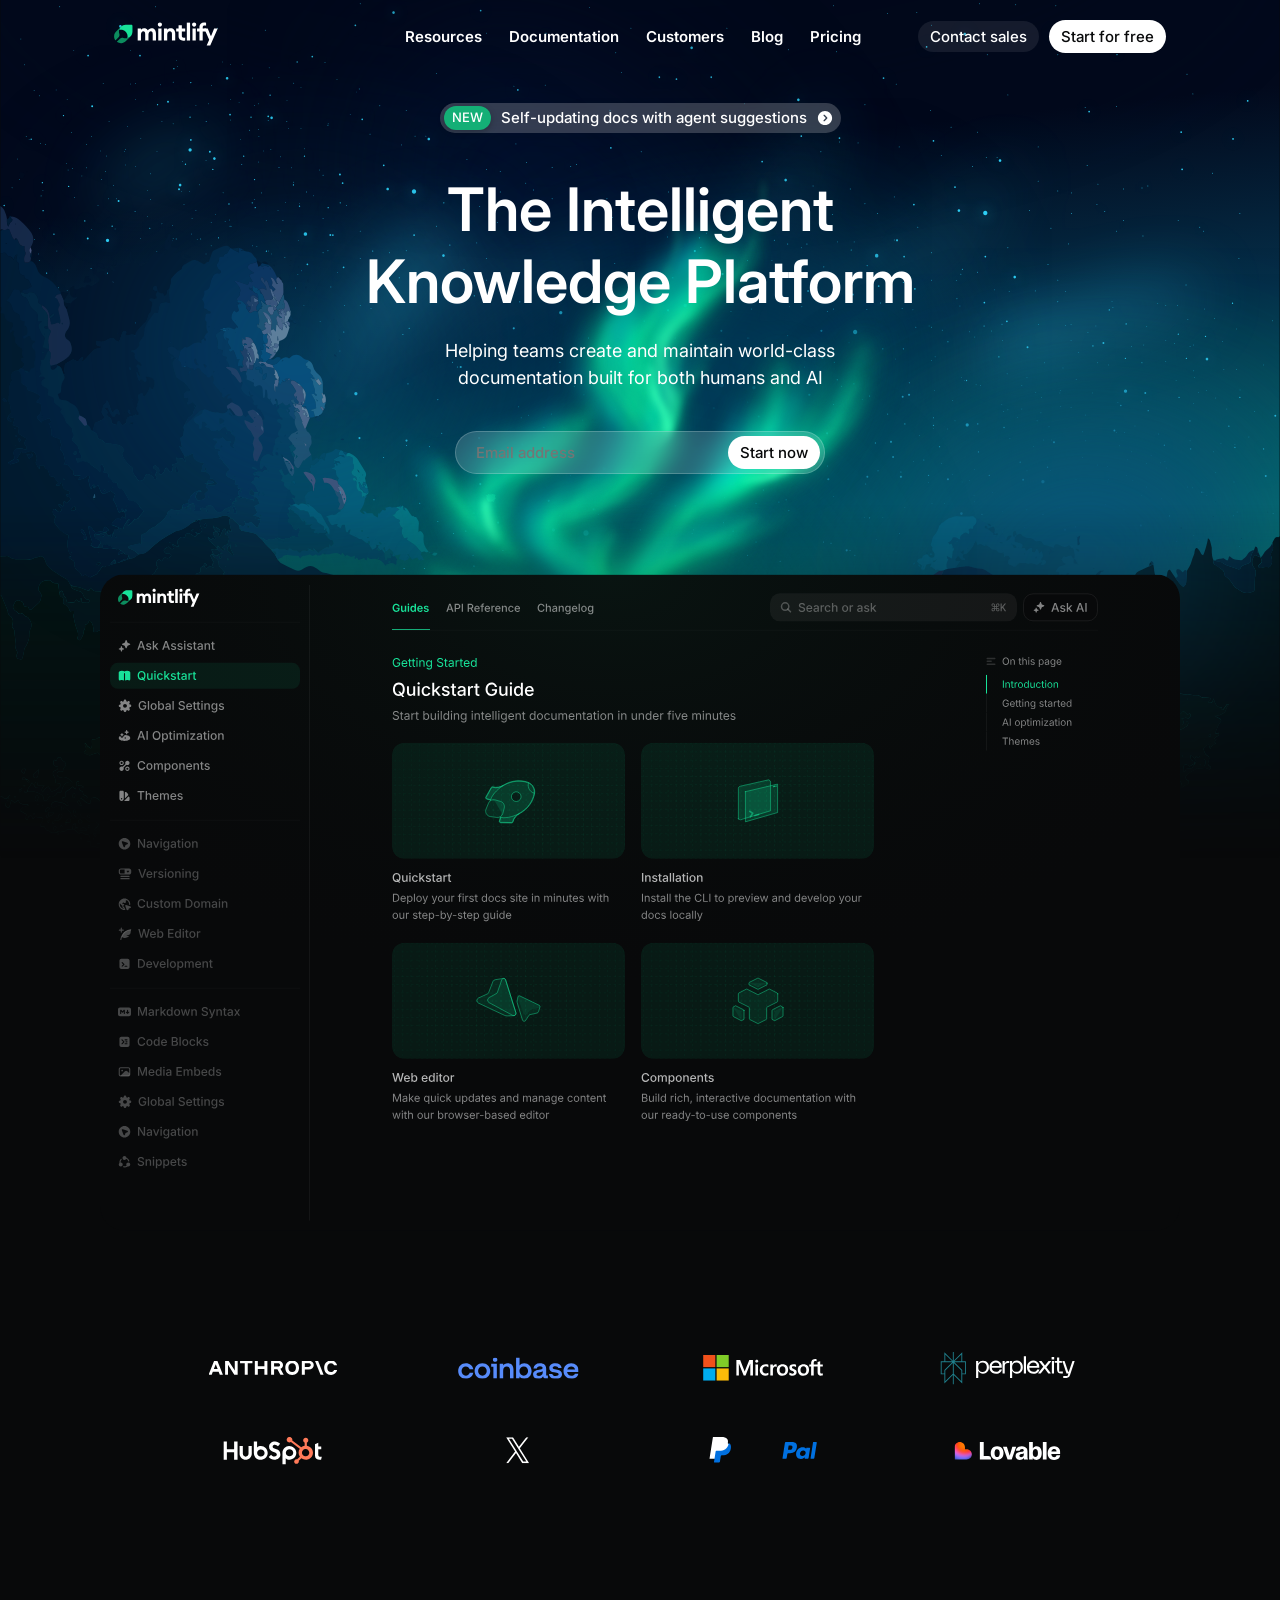
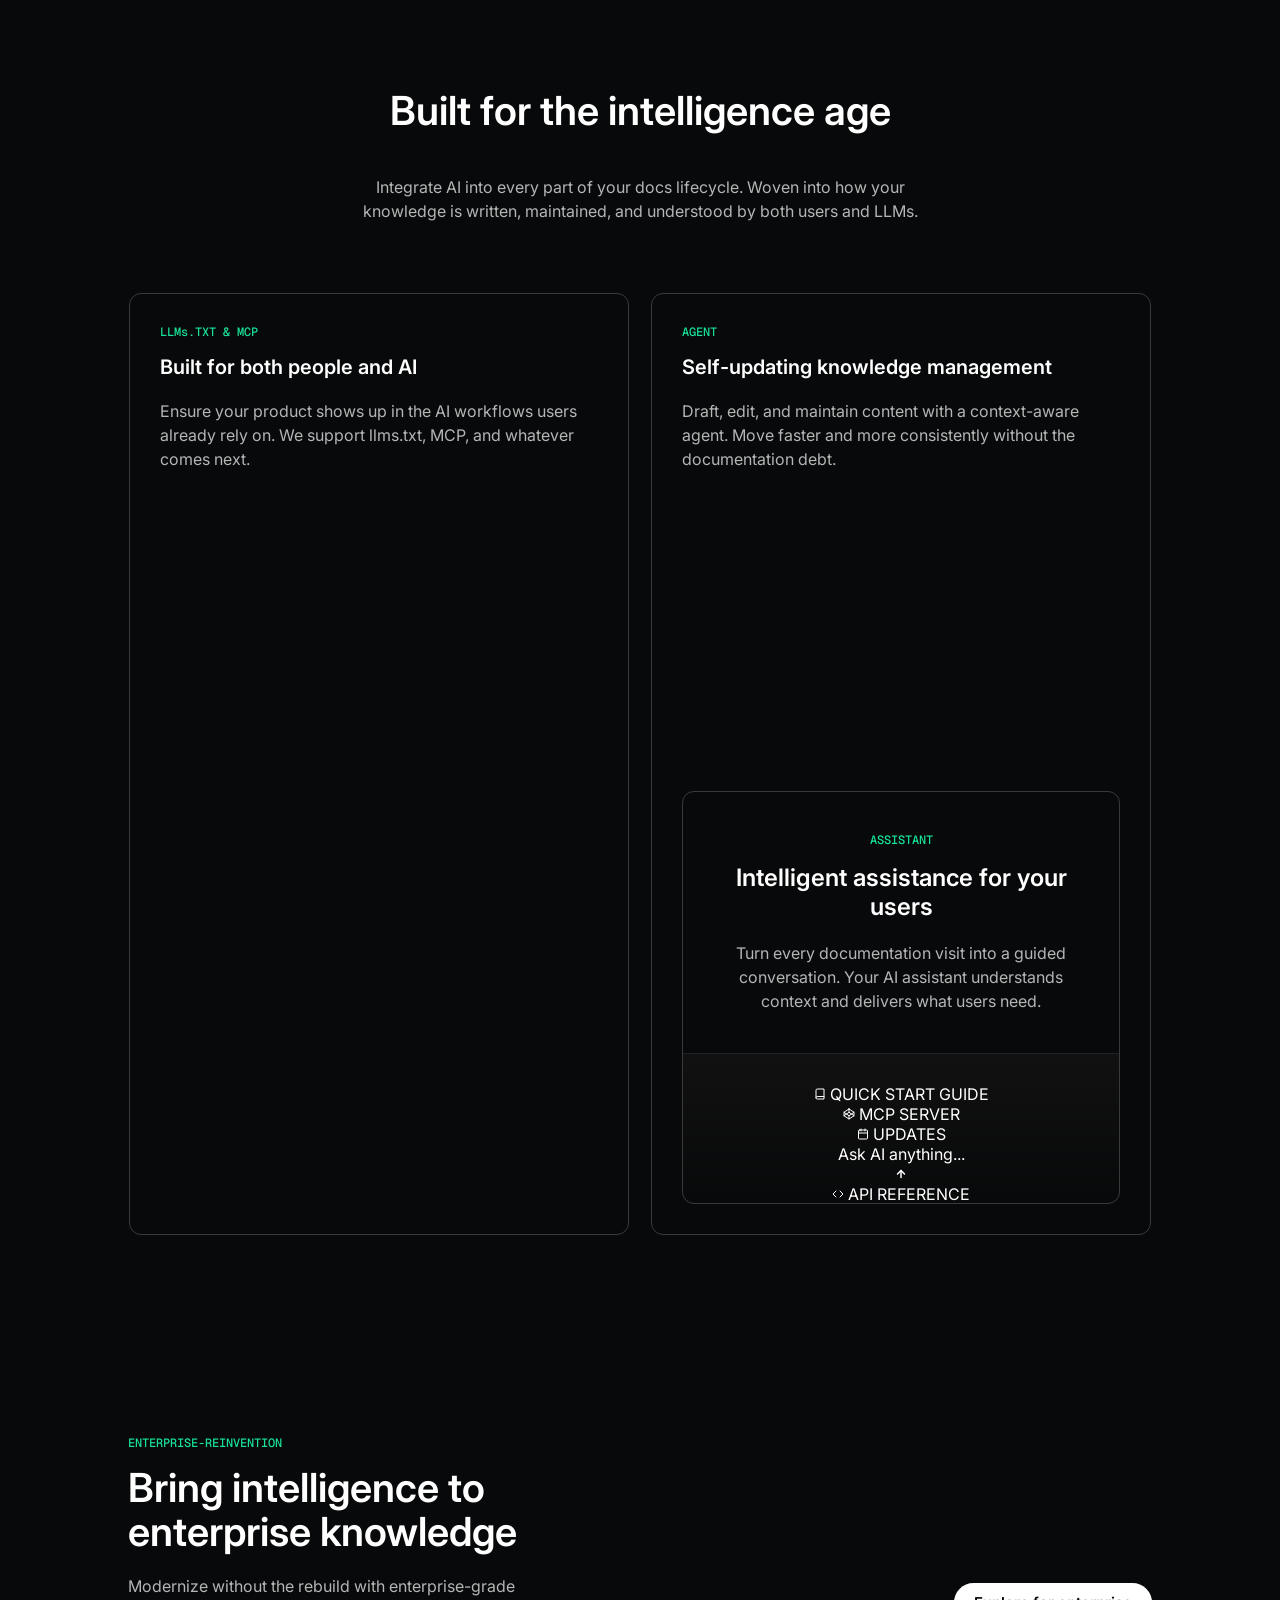
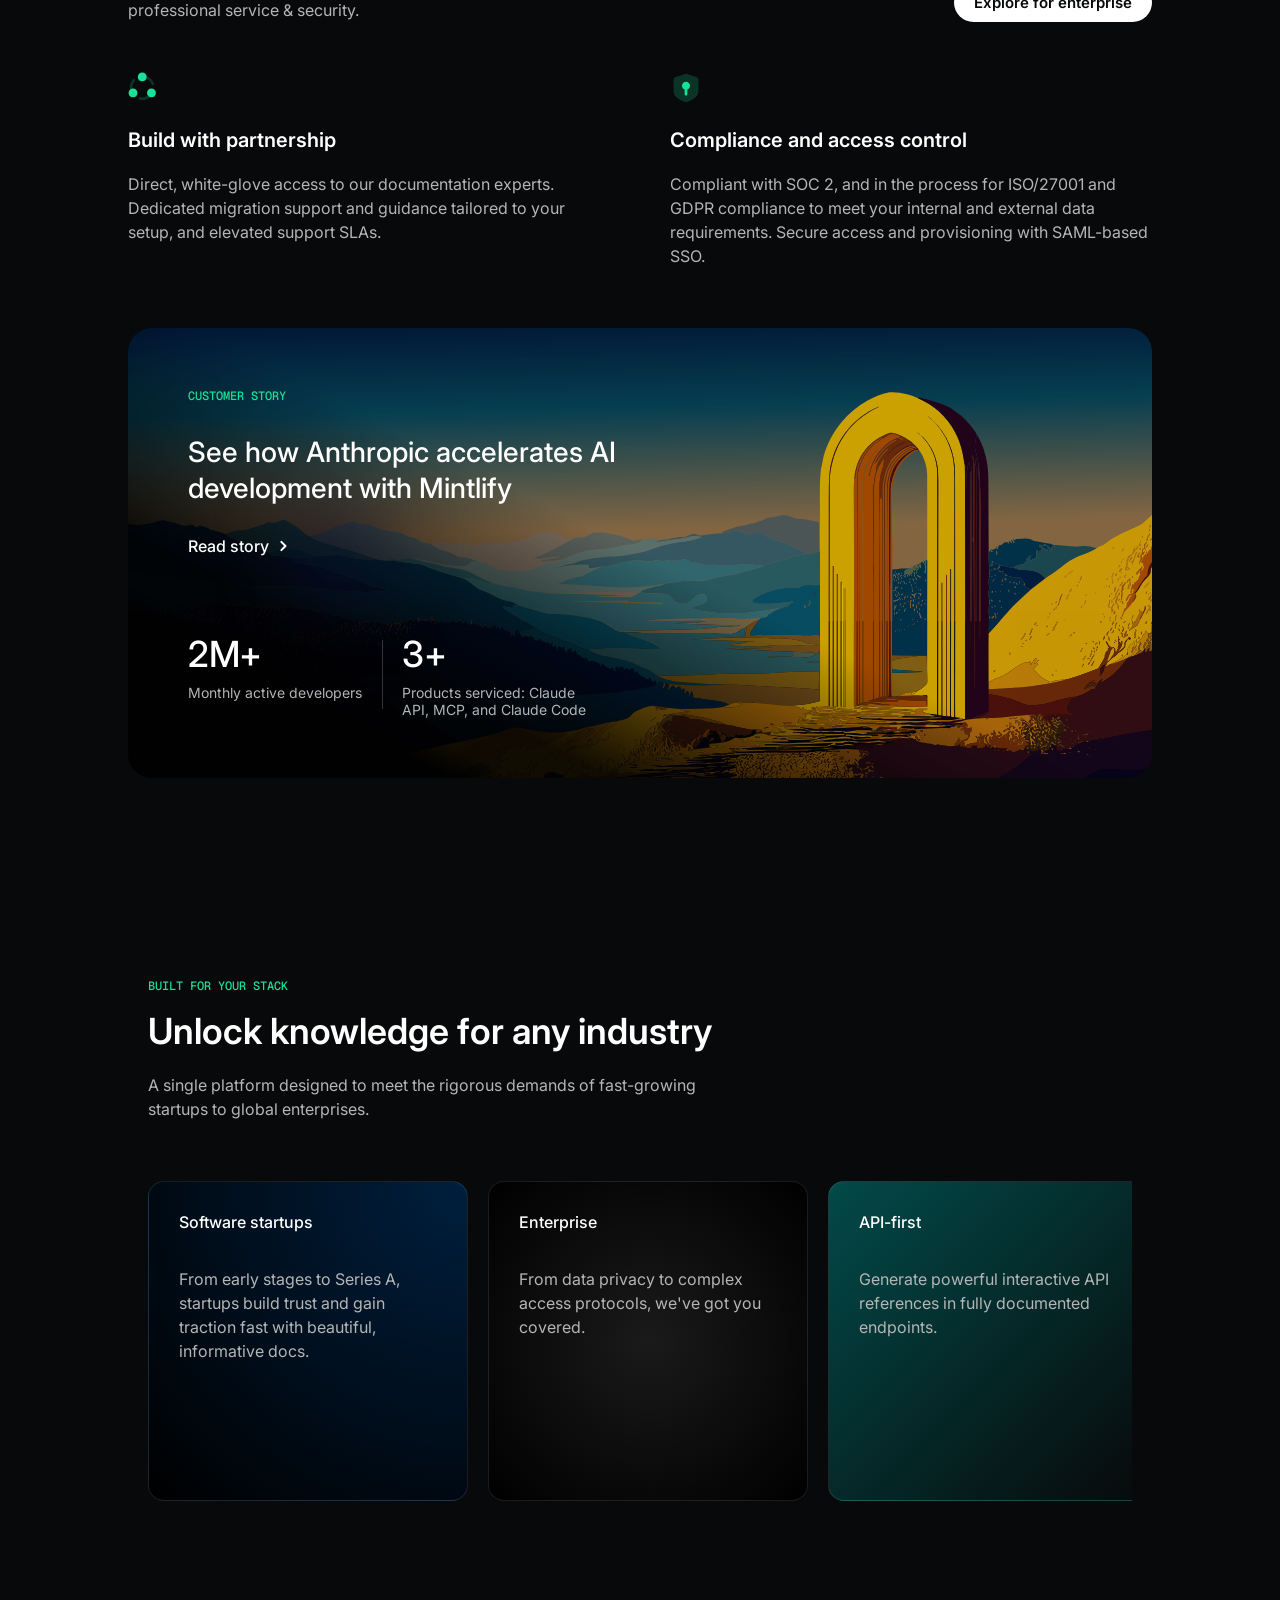
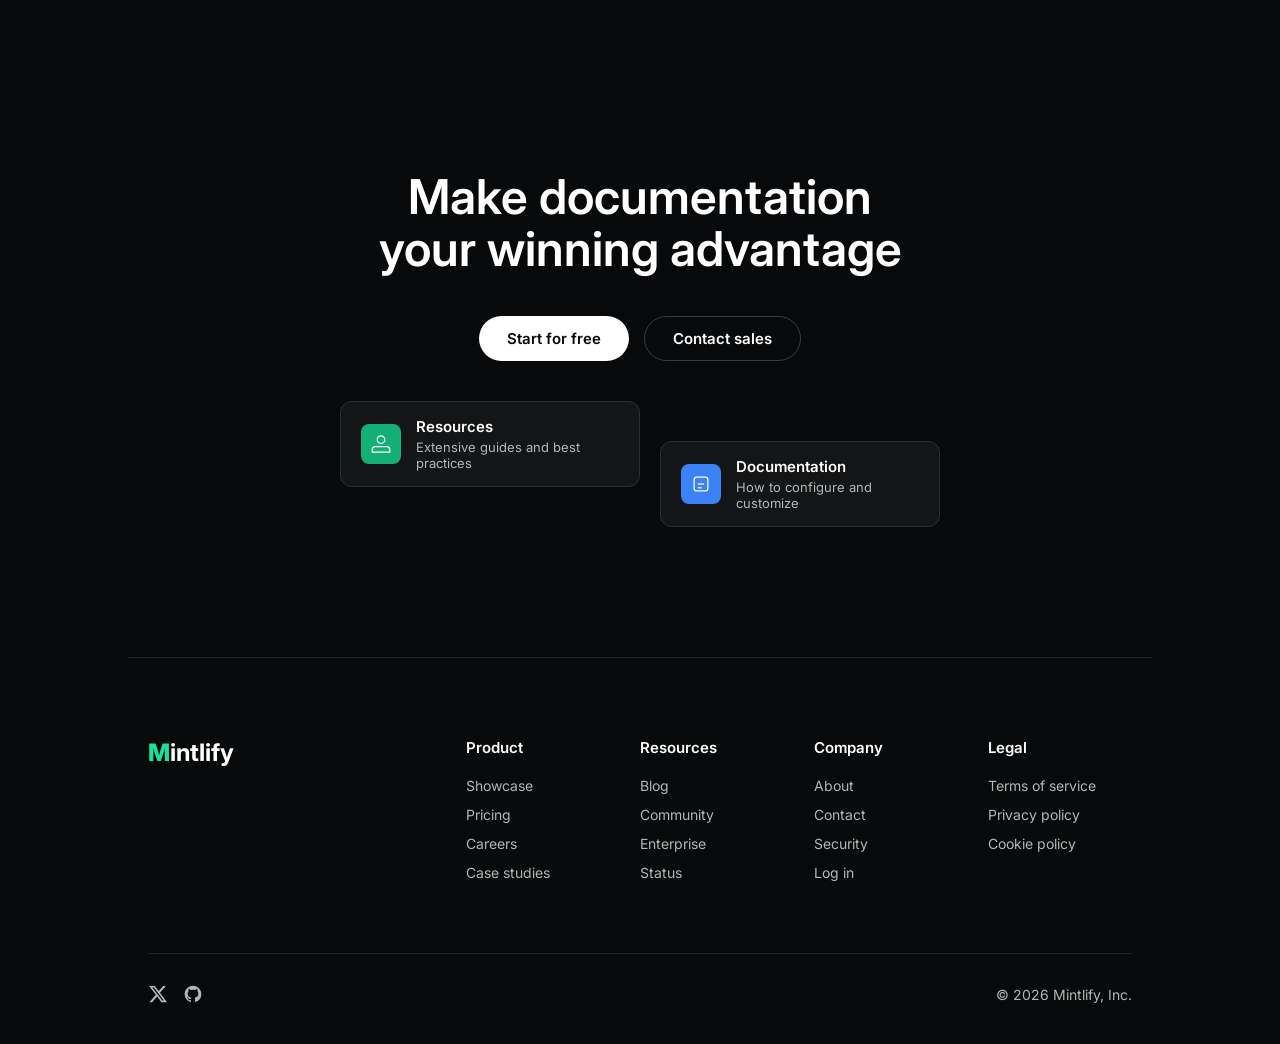
<file: index.html>
<!doctype html>
<html lang="en">

<head>
    <meta charset="UTF-8" />
    <meta name="viewport" content="width=device-width, initial-scale=1.0" />
    <title>Mintlify - The Intelligent Documentation Platform</title>

    <link rel="icon" href="assets/image.png" />
    <link rel="stylesheet" href="style.css" />

    <style>
        @import url("https://fonts.googleapis.com/css2?family=Inter:ital,opsz,wght@0,14..32,100..900;1,14..32,100..900&display=swap");
        @import url("https://fonts.googleapis.com/css2?family=Geist+Mono:wght@100..900&display=swap");
    </style>
</head>

<body>
    <header>
        <nav>
            <div class="logo">
                <svg width="104" height="24" viewBox="0 0 104 24" fill="none" xmlns="http://www.w3.org/2000/svg"
                    aria-hidden="true">
                    <path
                        d="M18.4725 9.60528V3.91396C18.4725 3.30323 17.977 2.81641 17.3754 2.81641H11.6867C10.7931 2.81641 9.90842 2.99342 9.08564 3.32977C8.26285 3.67497 7.51085 4.17064 6.88271 4.80793L6.83847 4.85219C6.00684 5.69305 5.41408 6.73749 5.11328 7.88815C5.65296 7.74653 6.2103 7.67572 6.76767 7.66687C8.25399 7.64916 9.71378 8.12713 10.8993 9.02111C11.9698 9.81771 12.7837 10.9153 13.2261 12.181C13.6861 13.4644 13.7392 14.8629 13.3942 16.1817C14.5354 15.8808 15.5883 15.2878 16.4288 14.4558L16.473 14.4115C17.1011 13.7831 17.6054 13.0307 17.9504 12.2075C18.2955 11.3844 18.4636 10.4993 18.4636 9.60528H18.4725Z"
                        fill="#18E299"></path>
                    <path
                        d="M4.9434 9.50941C4.95221 7.76347 5.64849 6.08807 6.87361 4.83594L2.14058 9.57113C2.12296 9.58876 2.10532 9.59758 2.08769 9.61522C0.933084 10.7615 0.23681 12.2959 0.122231 13.9183C0.0164654 15.435 0.413078 16.934 1.2592 18.1862C1.33991 18.3056 1.5589 18.3449 1.68229 18.2303L4.58202 15.338C5.48985 14.4298 5.7719 13.0806 5.34002 11.8726C5.06679 11.1231 4.93459 10.3207 4.9434 9.50941Z"
                        fill="#0C8C5E"></path>
                    <path
                        d="M16.4445 14.4121C15.5367 15.3027 14.3997 15.92 13.1658 16.1933C11.923 16.4667 10.6362 16.3873 9.43757 15.9641C9.43757 15.9641 9.42874 15.9641 9.41992 15.9641C8.21243 15.532 6.86394 15.8141 5.95612 16.7136L3.05634 19.6058C2.93295 19.7293 2.95057 19.9321 3.10041 20.0291C4.35197 20.8668 5.85035 21.2724 7.36632 21.1666C8.98806 21.052 10.5128 20.3553 11.6674 19.2002L11.7115 19.1561L16.4445 14.4209V14.4121Z"
                        fill="#0C8C5E"></path>
                    <path
                        d="M96.2355 23.5H92.6842L95.1868 17.8513L90.1816 6.60156H93.7568L96.6734 13.6537C96.7753 13.9002 97.1246 13.8997 97.2259 13.653L100.12 6.60156H103.719L96.2355 23.5Z"
                        fill="var(--color-text-main)"></path>
                    <path
                        d="M85.4483 18.5186V9.46164H83.041V6.60154H85.4483V5.05232C85.4483 3.63816 85.8773 2.5259 86.7353 1.71554C87.5933 0.90518 88.6818 0.5 90.0006 0.5C90.8109 0.5 91.5021 0.587392 92.0742 0.762175V3.64611C91.6928 3.5031 91.2479 3.4316 90.7394 3.4316C90.0244 3.4316 89.508 3.59049 89.1902 3.90828C88.8724 4.21018 88.7135 4.72659 88.7135 5.4575V6.60154H92.0742V9.46164H88.7135V18.5186H85.4483Z"
                        fill="var(--color-text-main)"></path>
                    <path
                        d="M80.1204 4.64714C79.5643 4.64714 79.0797 4.44852 78.6666 4.05129C78.2534 3.63816 78.0469 3.14559 78.0469 2.57357C78.0469 2.00155 78.2534 1.51692 78.6666 1.11969C79.0797 0.706563 79.5643 0.5 80.1204 0.5C80.7084 0.5 81.2009 0.706563 81.5982 1.11969C82.0113 1.51692 82.2178 2.00155 82.2178 2.57357C82.2178 3.14559 82.0113 3.63816 81.5982 4.05129C81.2009 4.44852 80.7084 4.64714 80.1204 4.64714ZM78.4997 18.5186V6.60154H81.765V18.5186H78.4997Z"
                        fill="var(--color-text-main)"></path>
                    <path d="M72.8125 18.5182V0.642578H76.0778V18.5182H72.8125Z" fill="var(--color-text-main)"></path>
                    <path
                        d="M69.1256 18.6621C67.7909 18.6621 66.6945 18.2966 65.8365 17.5657C64.9943 16.8189 64.5733 15.7464 64.5733 14.3481V9.46211H62.166V6.60201H64.5733V3.28906H67.8385V6.60201H71.1992V9.46211H67.8385V13.7046C67.8385 14.4355 67.9974 14.9598 68.3152 15.2776C68.633 15.5795 69.1494 15.7305 69.8644 15.7305C70.3729 15.7305 70.8178 15.659 71.1992 15.516V18.3999C70.6271 18.5747 69.9359 18.6621 69.1256 18.6621Z"
                        fill="var(--color-text-main)"></path>
                    <path
                        d="M49.9434 18.5191V6.60202H53.2086V7.47307C53.2086 7.62037 53.4091 7.6855 53.5066 7.57513C54.2346 6.75161 55.2713 6.33984 56.6169 6.33984C58.047 6.33984 59.1672 6.81653 59.9775 7.76989C60.8038 8.70737 61.2169 9.96263 61.2169 11.5357V18.5191H57.9516V12.0839C57.9516 11.21 57.7689 10.5347 57.4034 10.058C57.038 9.5654 56.5216 9.31911 55.8542 9.31911C55.0598 9.31911 54.4162 9.60512 53.9237 10.1771C53.447 10.7492 53.2086 11.5913 53.2086 12.7036V18.5191H49.9434Z"
                        fill="var(--color-text-main)"></path>
                    <path
                        d="M45.8783 4.64714C45.3221 4.64714 44.8375 4.44852 44.4244 4.05129C44.0113 3.63816 43.8047 3.14559 43.8047 2.57357C43.8047 2.00155 44.0113 1.51692 44.4244 1.11969C44.8375 0.706563 45.3221 0.5 45.8783 0.5C46.4662 0.5 46.9587 0.706563 47.356 1.11969C47.7691 1.51692 47.9757 2.00155 47.9757 2.57357C47.9757 3.14559 47.7691 3.63816 47.356 4.05129C46.9587 4.44852 46.4662 4.64714 45.8783 4.64714ZM44.2575 18.5186V6.60154H47.5228V18.5186H44.2575Z"
                        fill="var(--color-text-main)"></path>
                    <path
                        d="M38.7147 18.5191V12.1554C38.7147 10.2645 38.095 9.31911 36.8557 9.31911C36.1406 9.31911 35.5686 9.58923 35.1396 10.1295C34.7265 10.6697 34.504 11.4721 34.4722 12.5367V18.5191H31.207V12.1554C31.207 10.2645 30.5873 9.31911 29.3479 9.31911C28.617 9.31911 28.037 9.60512 27.608 10.1771C27.179 10.7492 26.9645 11.5913 26.9645 12.7036V18.5191H23.6992V6.60202H26.9645V7.48165C26.9645 7.62818 27.1615 7.69271 27.2578 7.58222C27.9791 6.75397 28.938 6.33984 30.1344 6.33984C31.7067 6.33984 32.8909 6.98895 33.687 8.28717C33.7498 8.38958 33.9044 8.38799 33.9668 8.28535C34.311 7.71964 34.7893 7.26975 35.4018 6.9357C36.1009 6.53846 36.808 6.33984 37.523 6.33984C38.9372 6.33984 40.0335 6.80858 40.8121 7.74606C41.5907 8.68353 41.98 9.97058 41.98 11.6072V18.5191H38.7147Z"
                        fill="var(--color-text-main)"></path>
                </svg>
            </div>
            <div class="nav-links">
                <a href="#">Resources</a>
                <a href="#">Documentation</a>
                <a href="#">Customers</a>
                <a href="#">Blog</a>
                <a href="#">Pricing</a>
            </div>
            <div class="get-started-div">
                <button class="contact-btn">Contact sales</button>
                <button class="start-btn">Start for free</button>
            </div>
        </nav>

        <section class="hero-sec">
            <div class="pill">
                <a href="/blog/autopilot" class="pill-link">
                    <span class="pill-badge">new</span>

                    <p class="pill-text">Self-updating docs with agent suggestions</p>

                    <svg viewBox="0 0 18 18" xmlns="http://www.w3.org/2000/svg" class="pill-icon" aria-hidden="true">
                        <path
                            d="M9 1C4.589 1 1 4.589 1 9C1 13.411 4.589 17 9 17C13.411 17 17 13.411 17 9C17 4.589 13.411 1 9 1ZM11.53 9.53L8.53 12.53C8.384 12.676 8.192 12.75 8 12.75C7.808 12.75 7.616 12.677 7.47 12.53C7.177 12.237 7.177 11.762 7.47 11.469L9.94 8.999L7.47 6.529C7.177 6.236 7.177 5.761 7.47 5.468C7.763 5.175 8.238 5.175 8.531 5.468L11.531 8.468C11.824 8.761 11.824 9.236 11.531 9.529L11.53 9.53Z"
                            fill="currentColor" />
                    </svg>
                </a>
            </div>

            <div class="hero-content">
                <h1>
                    The Intelligent <br />
                    Knowledge Platform
                </h1>
                <p>
                    Helping teams create and maintain world-class documentation built
                    for both humans and AI
                </p>
                <div class="email-input">
                    <input type="email" placeholder="Email address" />
                    <button class="start-btn">Start now</button>
                </div>
            </div>

            <div class="hero-img">
                <img src="/assets/hero-image-dark.svg" alt="hero image" style="border-radius: 25px" />
            </div>
        </section>
    </header>

    <main>
        <section class="companies-sec">
            <div class="companies-content">
                <div>
                    <svg xmlns="http://www.w3.org/2000/svg" width="130" height="20" viewBox="0 0 126 15" fill="none"
                        class="max-md:h-[10px]">
                        <g clip-path="url(#clip0_8659_7026)">
                            <mask id="mask0_8659_7026" style="mask-type: luminance" maskUnits="userSpaceOnUse" x="0"
                                y="0" width="126" height="15">
                                <path d="M125.688 0.163651H0.5625V14.1637H125.688V0.163651Z" fill="white"></path>
                            </mask>
                            <g mask="url(#mask0_8659_7026)">
                                <mask id="mask1_8659_7026" style="mask-type: luminance" maskUnits="userSpaceOnUse" x="0"
                                    y="0" width="126" height="15">
                                    <path d="M0.5625 0.163651H125.688V14.1637H0.5625V0.163651Z" fill="white"></path>
                                </mask>
                                <g mask="url(#mask1_8659_7026)">
                                    <mask id="mask2_8659_7026" style="mask-type: luminance" maskUnits="userSpaceOnUse"
                                        x="0" y="0" width="126" height="15">
                                        <path d="M0.5625 0.163651H125.688V14.1637H0.5625V0.163651Z" fill="white"></path>
                                    </mask>
                                    <g mask="url(#mask2_8659_7026)">
                                        <mask id="mask3_8659_7026" style="mask-type: luminance"
                                            maskUnits="userSpaceOnUse" x="0" y="0" width="126" height="15">
                                            <path d="M0.5625 0.163651H125.688V14.1637H0.5625V0.163651Z" fill="white">
                                            </path>
                                        </mask>
                                        <g mask="url(#mask3_8659_7026)">
                                            <path
                                                d="M25.9509 9.87536L19.8609 0.399979H16.5742V13.9362H19.3776V4.46086L25.4676 13.9362H28.7542V0.399979H25.9509V9.87536Z"
                                                fill="var(--color-text-main)"></path>
                                        </g>
                                        <mask id="mask4_8659_7026" style="mask-type: luminance"
                                            maskUnits="userSpaceOnUse" x="0" y="0" width="126" height="15">
                                            <path d="M0.5625 0.163651H125.688V14.1637H0.5625V0.163651Z" fill="white">
                                            </path>
                                        </mask>
                                        <g mask="url(#mask4_8659_7026)">
                                            <path
                                                d="M31.0742 3.01054H35.6179V13.9362H38.5181V3.01054H43.0617V0.399979H31.0742V3.01054Z"
                                                fill="var(--color-text-main)"></path>
                                        </g>
                                        <mask id="mask5_8659_7026" style="mask-type: luminance"
                                            maskUnits="userSpaceOnUse" x="0" y="0" width="126" height="15">
                                            <path d="M0.5625 0.163651H125.688V14.1637H0.5625V0.163651Z" fill="white">
                                            </path>
                                        </mask>
                                        <g mask="url(#mask5_8659_7026)">
                                            <path
                                                d="M54.6687 5.79506H48.2887V0.3999H45.3887V13.9362H48.2887V8.40563H54.6687V13.9362H57.5687V0.3999H54.6687V5.79506Z"
                                                fill="var(--color-text-main)"></path>
                                        </g>
                                        <mask id="mask6_8659_7026" style="mask-type: luminance"
                                            maskUnits="userSpaceOnUse" x="0" y="0" width="126" height="15">
                                            <path d="M0.5625 0.163651H125.688V14.1637H0.5625V0.163651Z" fill="white">
                                            </path>
                                        </mask>
                                        <g mask="url(#mask6_8659_7026)">
                                            <path
                                                d="M64.0492 3.01054H67.6268C69.0579 3.01054 69.8121 3.53265 69.8121 4.51887C69.8121 5.50508 69.0579 6.02719 67.6268 6.02719H64.0492V3.01054ZM72.7128 4.51887C72.7128 1.96631 70.837 0.399979 67.7622 0.399979H61.1484V13.9362H64.0492V8.63775H67.2785L70.1795 13.9362H73.3897L70.1776 8.23419C71.7898 7.61441 72.7128 6.30932 72.7128 4.51887Z"
                                                fill="var(--color-text-main)"></path>
                                        </g>
                                        <mask id="mask7_8659_7026" style="mask-type: luminance"
                                            maskUnits="userSpaceOnUse" x="0" y="0" width="126" height="15">
                                            <path d="M0.5625 0.163651H125.688V14.1637H0.5625V0.163651Z" fill="white">
                                            </path>
                                        </mask>
                                        <g mask="url(#mask7_8659_7026)">
                                            <path
                                                d="M81.599 11.4565C79.3179 11.4565 77.9261 9.83216 77.9261 7.18298C77.9261 4.49514 79.3179 2.87084 81.599 2.87084C83.8608 2.87084 85.2333 4.49514 85.2333 7.18298C85.2333 9.83216 83.8608 11.4565 81.599 11.4565ZM81.599 0.163651C77.6941 0.163651 74.9297 3.06421 74.9297 7.18298C74.9297 11.2631 77.6941 14.1637 81.599 14.1637C85.4846 14.1637 88.2297 11.2631 88.2297 7.18298C88.2297 3.06421 85.4846 0.163651 81.599 0.163651Z"
                                                fill="var(--color-text-main)"></path>
                                        </g>
                                        <mask id="mask8_8659_7026" style="mask-type: luminance"
                                            maskUnits="userSpaceOnUse" x="0" y="0" width="126" height="15">
                                            <path d="M0.5625 0.163651H125.688V14.1637H0.5625V0.163651Z" fill="white">
                                            </path>
                                        </mask>
                                        <g mask="url(#mask8_8659_7026)">
                                            <path
                                                d="M97.4213 6.41387H93.8427V3.01047H97.4213C98.8527 3.01047 99.6071 3.59059 99.6071 4.71217C99.6071 5.83374 98.8527 6.41387 97.4213 6.41387ZM97.5567 0.3999H90.9412V13.9362H93.8427V9.02442H97.5567C100.632 9.02442 102.509 7.40008 102.509 4.71217C102.509 2.02425 100.632 0.3999 97.5567 0.3999Z"
                                                fill="var(--color-text-main)"></path>
                                        </g>
                                        <mask id="mask9_8659_7026" style="mask-type: luminance"
                                            maskUnits="userSpaceOnUse" x="0" y="0" width="126" height="15">
                                            <path d="M0.5625 0.163651H125.688V14.1637H0.5625V0.163651Z" fill="white">
                                            </path>
                                        </mask>
                                        <g mask="url(#mask9_8659_7026)">
                                            <path
                                                d="M122.148 9.38741C121.645 10.7023 120.64 11.4565 119.267 11.4565C116.986 11.4565 115.594 9.83216 115.594 7.18298C115.594 4.49514 116.986 2.87084 119.267 2.87084C120.64 2.87084 121.645 3.62497 122.148 4.93989H125.222C124.468 2.03935 122.206 0.163651 119.267 0.163651C115.362 0.163651 112.597 3.06421 112.597 7.18298C112.597 11.2631 115.362 14.1637 119.267 14.1637C122.225 14.1637 124.487 12.2686 125.241 9.38741H122.148Z"
                                                fill="var(--color-text-main)"></path>
                                        </g>
                                        <mask id="mask10_8659_7026" style="mask-type: luminance"
                                            maskUnits="userSpaceOnUse" x="0" y="0" width="126" height="15">
                                            <path d="M0.5625 0.163651H125.688V14.1637H0.5625V0.163651Z" fill="white">
                                            </path>
                                        </mask>
                                        <g mask="url(#mask10_8659_7026)">
                                            <path d="M103.664 0.399979L109.061 13.9362H112.02L106.624 0.399979H103.664Z"
                                                fill="var(--color-text-main)"></path>
                                        </g>
                                        <mask id="mask11_8659_7026" style="mask-type: luminance"
                                            maskUnits="userSpaceOnUse" x="0" y="0" width="126" height="15">
                                            <path d="M0.5625 0.163651H125.688V14.1637H0.5625V0.163651Z" fill="white">
                                            </path>
                                        </mask>
                                        <g mask="url(#mask11_8659_7026)">
                                            <path
                                                d="M5.65903 8.57966L7.50563 3.82263L9.35223 8.57966H5.65903ZM5.95841 0.3999L0.5625 13.9362H3.57957L4.68312 11.0935H10.3283L11.4317 13.9362H14.4488L9.05284 0.3999H5.95841Z"
                                                fill="var(--color-text-main)"></path>
                                        </g>
                                    </g>
                                </g>
                            </g>
                        </g>
                        <defs>
                            <clipPath id="clip0_8659_7026">
                                <rect width="125.125" height="14" fill="white" transform="translate(0.5625 0.163651)">
                                </rect>
                            </clipPath>
                        </defs>
                    </svg>
                </div>

                <div>
                    <svg xmlns="http://www.w3.org/2000/svg" width="122" height="25" viewBox="0 0 102 19" fill="#578BFA"
                        class="max-md:h-[14px]">
                        <g clip-path="url(#clip0_8659_7106)">
                            <mask id="mask0_8659_7106" style="mask-type: luminance" maskUnits="userSpaceOnUse" x="0"
                                y="0" width="102" height="19">
                                <path d="M101.655 0.163651H0.890625V18.1637H101.655V0.163651Z" fill="white"></path>
                            </mask>
                            <g mask="url(#mask0_8659_7106)">
                                <path class="fill-[#0052FF] dark:fill-[#578BFA]"
                                    d="M21.2276 5.18891C17.5671 5.18891 14.7069 7.96772 14.7069 11.6877C14.7069 15.4077 17.4948 18.1627 21.2276 18.1627C24.9605 18.1627 27.7969 15.3602 27.7969 11.6639C27.7969 7.99149 25.0089 5.18891 21.2276 5.18891ZM21.2523 15.4818C19.1678 15.4818 17.6402 13.8628 17.6402 11.6886C17.6402 9.48973 19.1431 7.87167 21.2276 7.87167C23.3369 7.87167 24.8635 9.51443 24.8635 11.6886C24.8635 13.8628 23.3369 15.4818 21.2523 15.4818ZM28.5963 8.01618H30.4146V17.9222H33.3232V5.43039H28.5963V8.01618ZM7.38668 7.87074C8.91421 7.87074 10.1261 8.81288 10.5862 10.2141H13.6651C13.1071 7.21858 10.6347 5.18891 7.41138 5.18891C3.75083 5.18891 0.890625 7.96772 0.890625 11.6886C0.890625 15.4095 3.67857 18.1637 7.41138 18.1637C10.5624 18.1637 13.0833 16.134 13.6413 13.1137H10.5862C10.1499 14.515 8.93797 15.4818 7.41048 15.4818C5.30122 15.4818 3.82308 13.8628 3.82308 11.6886C3.82401 9.48973 5.27835 7.87074 7.38668 7.87074ZM83.863 10.4803L81.73 10.1666C80.7122 10.0221 79.9849 9.68365 79.9849 8.88606C79.9849 8.01618 80.9307 7.5817 82.2149 7.5817C83.6209 7.5817 84.5181 8.18541 84.7118 9.176H87.5238C87.2082 6.66337 85.269 5.18981 82.288 5.18981C79.2092 5.18981 77.1732 6.76034 77.1732 8.983C77.1732 11.1087 78.5066 12.3417 81.1968 12.7277L83.3298 13.0414C84.3727 13.1859 84.9543 13.5976 84.9543 14.3705C84.9543 15.3611 83.9364 15.7718 82.5305 15.7718C80.8089 15.7718 79.8395 15.0711 79.6941 14.0083H76.8337C77.1009 16.4486 79.0154 18.1637 82.5057 18.1637C85.6816 18.1637 87.7898 16.7139 87.7898 14.225C87.7898 12.0024 86.2632 10.8425 83.863 10.4803ZM31.8689 0.284388C30.8024 0.284388 30.0023 1.05729 30.0023 2.12015C30.0023 3.18301 30.8016 3.95591 31.8689 3.95591C32.9354 3.95591 33.7358 3.18301 33.7358 2.12015C33.7358 1.05729 32.9354 0.284388 31.8689 0.284388ZM74.5553 9.70742C74.5553 7.00179 72.9072 5.18981 69.4166 5.18981C66.1201 5.18981 64.2779 6.85729 63.914 9.41838H66.7988C66.9442 8.42779 67.7198 7.6064 69.3682 7.6064C70.8473 7.6064 71.5744 8.25856 71.5744 9.05618C71.5744 10.0953 70.2407 10.3605 68.5926 10.5297C66.3625 10.7712 63.5993 11.5441 63.5993 14.4436C63.5993 16.691 65.2721 18.1399 67.9387 18.1399C70.023 18.1399 71.3319 17.27 71.987 15.8925C72.084 17.1246 73.0051 17.9222 74.2901 17.9222H75.9869V15.3373H74.5562V9.70742H74.5553ZM71.695 12.8484C71.695 14.5159 70.2407 15.748 68.4708 15.748C67.3798 15.748 66.4587 15.2888 66.4587 14.3229C66.4587 13.0908 67.9375 12.7524 69.2951 12.6079C70.6041 12.4872 71.3311 12.1972 71.695 11.6411V12.8484ZM56.2544 5.18891C54.6299 5.18891 53.2726 5.86577 52.3031 7.00089V0.163651H49.3944V17.9222H52.2545V16.2794C53.2239 17.463 54.6063 18.1637 56.2544 18.1637C59.7447 18.1637 62.3873 15.4095 62.3873 11.6886C62.3873 7.96772 59.6963 5.18891 56.2544 5.18891ZM55.8182 15.4818C53.7336 15.4818 52.2061 13.8628 52.2061 11.6886C52.2061 9.51443 53.7575 7.87167 55.8418 7.87167C57.9512 7.87167 59.4292 9.49066 59.4292 11.6886C59.4292 13.8628 57.9025 15.4818 55.8182 15.4818ZM42.4372 5.18891C40.5466 5.18891 39.3099 5.96182 38.5829 7.04935V5.43039H35.6978V17.9213H38.6065V11.1325C38.6065 9.22356 39.8184 7.87074 41.6122 7.87074C43.2851 7.87074 44.3269 9.05436 44.3269 10.7703V17.9222H47.2356V10.5535C47.2367 7.41158 45.613 5.18891 42.4372 5.18891ZM101.655 11.2779C101.655 7.70244 99.0376 5.18981 95.5225 5.18981C91.7898 5.18981 89.0504 7.99241 89.0504 11.6886C89.0504 15.5788 91.9836 18.1637 95.5712 18.1637C98.6014 18.1637 100.977 16.3755 101.582 13.839H98.5519C98.1157 14.9504 97.0492 15.5788 95.6187 15.5788C93.7518 15.5788 92.3458 14.4189 92.0311 12.3893H101.655V11.2779H101.655ZM92.2012 10.3111C92.6625 8.57139 93.9712 7.72624 95.4742 7.72624C97.1223 7.72624 98.3828 8.66834 98.6737 10.3111H92.2012Z">
                                </path>
                            </g>
                        </g>
                        <defs>
                            <clipPath id="clip0_8659_7106">
                                <rect width="100.969" height="18" fill="white" transform="translate(0.890625 0.163651)">
                                </rect>
                            </clipPath>
                        </defs>
                    </svg>
                </div>

                <div>
                    <svg width="120" height="26" viewBox="0 0 138 30" fill="none" xmlns="http://www.w3.org/2000/svg"
                        class="max-md:h-[18px]">
                        <path
                            d="M138 13.328V10.901H134.986V7.12808L134.885 7.15932L132.054 8.02543L131.998 8.04238V10.9012H127.53V9.30858C127.53 8.56702 127.696 7.99953 128.023 7.62107C128.347 7.24715 128.811 7.05706 129.403 7.05706C129.829 7.05706 130.27 7.15731 130.713 7.35502L130.824 7.40468V4.84878L130.772 4.82956C130.358 4.68085 129.796 4.60596 129.098 4.60596C128.219 4.60596 127.42 4.79726 126.724 5.17638C126.027 5.55604 125.479 6.09803 125.095 6.78713C124.712 7.47543 124.518 8.27039 124.518 9.15013V10.901H122.419V13.328H124.518V23.5522H127.53V13.328H131.998V19.8253C131.998 22.5012 133.26 23.8573 135.75 23.8573C136.159 23.8573 136.589 23.8093 137.029 23.7155C137.476 23.6191 137.781 23.5229 137.96 23.4201L138 23.3966V20.9472L137.877 21.0282C137.714 21.1372 137.51 21.2262 137.272 21.2924C137.032 21.3598 136.832 21.3936 136.677 21.3936C136.093 21.3936 135.662 21.2365 135.394 20.9264C135.124 20.6135 134.986 20.0663 134.986 19.3008V13.328H138ZM115.691 21.394C114.598 21.394 113.736 21.0314 113.128 20.3172C112.517 19.5994 112.207 18.5761 112.207 17.2758C112.207 15.9343 112.517 14.8844 113.129 14.1539C113.737 13.4282 114.59 13.0599 115.667 13.0599C116.711 13.0599 117.543 13.4117 118.139 14.106C118.737 14.8039 119.041 15.8454 119.041 17.2025C119.041 18.5763 118.755 19.6316 118.192 20.3375C117.633 21.0381 116.791 21.394 115.691 21.394ZM115.825 10.5963C113.739 10.5963 112.082 11.2075 110.901 12.4131C109.72 13.6189 109.122 15.2874 109.122 17.3729C109.122 19.3537 109.706 20.9469 110.859 22.1077C112.011 23.2688 113.58 23.857 115.52 23.857C117.542 23.857 119.166 23.2372 120.347 22.0149C121.528 20.794 122.126 19.1412 122.126 17.1044C122.126 15.0927 121.565 13.4875 120.457 12.3345C119.349 11.181 117.791 10.5963 115.825 10.5963ZM104.264 10.5963C102.845 10.5963 101.672 10.9592 100.775 11.6749C99.8727 12.3949 99.4151 13.3391 99.4151 14.4816C99.4151 15.0756 99.5138 15.6031 99.7082 16.0506C99.9038 16.4996 100.206 16.8948 100.609 17.2266C101.008 17.5556 101.623 17.9003 102.44 18.251C103.126 18.5334 103.638 18.7722 103.963 18.9604C104.28 19.1449 104.506 19.3303 104.633 19.5109C104.757 19.6877 104.82 19.9296 104.82 20.2281C104.82 21.078 104.183 21.4916 102.873 21.4916C102.388 21.4916 101.833 21.3901 101.226 21.1902C100.624 20.9932 100.055 20.7048 99.5399 20.335L99.4148 20.2453V23.1457L99.4607 23.1671C99.887 23.3639 100.424 23.5298 101.058 23.6604C101.69 23.791 102.265 23.8575 102.764 23.8575C104.303 23.8575 105.543 23.4928 106.448 22.7729C107.359 22.048 107.82 21.0815 107.82 19.8994C107.82 19.0466 107.572 18.3154 107.082 17.7256C106.596 17.1406 105.752 16.6035 104.575 16.1288C103.637 15.7524 103.036 15.4399 102.788 15.2C102.549 14.9682 102.428 14.6405 102.428 14.2255C102.428 13.8576 102.577 13.5628 102.885 13.3241C103.195 13.0842 103.626 12.9622 104.167 12.9622C104.669 12.9622 105.182 13.0415 105.693 13.1969C106.203 13.3523 106.652 13.5604 107.026 13.815L107.149 13.8991V11.1477L107.102 11.1275C106.756 10.9794 106.301 10.8527 105.748 10.7499C105.198 10.6478 104.699 10.5963 104.264 10.5963ZM91.5614 21.394C90.4682 21.394 89.6058 21.0314 88.9984 20.3172C88.387 19.5994 88.0779 18.5763 88.0779 17.2758C88.0779 15.9343 88.3874 14.8844 88.9991 14.1539C89.6065 13.4282 90.4602 13.0599 91.5373 13.0599C92.5814 13.0599 93.413 13.4117 94.0088 14.106C94.6075 14.8039 94.9112 15.8454 94.9112 17.2025C94.9112 18.5763 94.6254 19.6316 94.062 20.3375C93.5026 21.0381 92.6617 21.394 91.5614 21.394ZM91.6957 10.5963C89.6091 10.5963 87.952 11.2075 86.7712 12.4131C85.5906 13.6189 84.9916 15.2874 84.9916 17.3729C84.9916 19.3545 85.5763 20.9469 86.7289 22.1077C87.8815 23.2688 89.4499 23.857 91.3905 23.857C93.4125 23.857 95.0368 23.2372 96.2177 22.0149C97.3982 20.794 97.9967 19.1412 97.9967 17.1044C97.9967 15.0927 97.4352 13.4875 96.3273 12.3345C95.2189 11.181 93.6605 10.5963 91.6957 10.5963ZM80.4186 13.092V10.901H77.4427V23.552H80.4186V17.0805C80.4186 15.9801 80.6681 15.0761 81.1604 14.3933C81.6465 13.7186 82.2942 13.3767 83.085 13.3767C83.3531 13.3767 83.654 13.4209 83.9798 13.5083C84.3024 13.5952 84.536 13.6896 84.6737 13.7889L84.7988 13.8796V10.8794L84.7506 10.8587C84.4735 10.741 84.0814 10.6816 83.5854 10.6816C82.8375 10.6816 82.1683 10.9219 81.5951 11.395C81.0919 11.8108 80.7283 12.381 80.4502 13.092H80.4186ZM72.1135 10.5963C70.7482 10.5963 69.5305 10.889 68.4947 11.4661C67.4568 12.0446 66.6541 12.8704 66.1079 13.9204C65.5642 14.968 65.2881 16.1916 65.2881 17.5562C65.2881 18.7515 65.5558 19.8484 66.0848 20.8152C66.6141 21.7836 67.3633 22.5411 68.3117 23.0666C69.2587 23.5913 70.3532 23.8574 71.5651 23.8574C72.9793 23.8574 74.1868 23.5747 75.1549 23.017L75.194 22.9946V20.2683L75.0689 20.3596C74.6304 20.679 74.1403 20.934 73.613 21.1177C73.0871 21.3012 72.6075 21.394 72.187 21.394C71.0193 21.394 70.0819 21.0286 69.4015 20.3083C68.7196 19.587 68.3739 18.5742 68.3739 17.2997C68.3739 16.0172 68.7344 14.9784 69.445 14.2119C70.1535 13.4476 71.0926 13.0599 72.2362 13.0599C73.2143 13.0599 74.1674 13.3911 75.0692 14.0453L75.194 14.1359V11.2632L75.1537 11.2405C74.8143 11.0506 74.3515 10.8937 73.7769 10.7748C73.2048 10.6561 72.6452 10.5963 72.1135 10.5963ZM63.2386 10.9012H60.2627V23.552H63.2386V10.9012ZM61.7811 5.51185C61.2913 5.51185 60.8641 5.67859 60.5132 6.00899C60.1607 6.34032 59.982 6.7575 59.982 7.24982C59.982 7.73441 60.1586 8.14397 60.5077 8.4665C60.8545 8.78809 61.283 8.95108 61.7812 8.95108C62.2793 8.95108 62.7094 8.78809 63.0604 8.46703C63.4136 8.14397 63.5928 7.73454 63.5928 7.24982C63.5928 6.77472 63.4184 6.36182 63.0749 6.02234C62.7317 5.68353 62.2963 5.51185 61.7811 5.51185ZM54.3561 9.96778V23.552H57.3931V5.89912H53.1898L47.847 19.0111L42.6622 5.89912H38.2877V23.5518H41.1417V9.96645H41.2397L46.7147 23.552H48.8685L54.2581 9.96778H54.3561Z"
                            fill="var(--color-text-main)"></path>
                        <path d="M13.9993 13.9993H0V0H13.9993V13.9993Z" fill="#F1511B"></path>
                        <path d="M29.4562 13.9993H15.4572V0H29.4562V13.9993Z" fill="#80CC28"></path>
                        <path d="M13.9989 29.4616H0V15.4624H13.9989V29.4616Z" fill="#00ADEF"></path>
                        <path d="M29.4562 29.4616H15.4572V15.4624H29.4562V29.4616Z" fill="#FBBC09"></path>
                    </svg>
                </div>

                <div>
                    <svg xmlns="http://www.w3.org/2000/svg" width="135" height="35" viewBox="0 0 126 31" fill="none"
                        class="max-md:h-[23px]">
                        <path fill-rule="evenodd" clip-rule="evenodd"
                            d="M11.9921 8.22386V0.163651H12.8255V8.26036L20.7562 0.322051V8.83036H24.1513V20.972H20.7562V29.5278L12.8255 21.5894V30.1636H11.9921V21.626L4.09706 29.5278V20.972H0.701172V8.83036H4.09619V0.322201L11.9921 8.22386ZM11.42 8.83036L4.92956 2.3351V8.83036H11.42ZM4.09619 9.66362H1.53455V20.1386H4.09631L4.09706 16.9945L11.4201 9.66537H4.09619V9.66362ZM11.9921 10.2719L4.93044 17.3395V27.5146L11.9921 20.447V10.2719ZM12.8437 10.2536V20.4288L19.923 27.5146L19.9229 17.3395L12.8437 10.2536ZM20.7562 20.1386V16.9945L13.434 9.66537H20.7562V9.66362H23.318V20.1386H20.7562ZM19.923 8.83036V2.33525L13.434 8.83036H19.923Z"
                            fill="#20808D"></path>
                        <path
                            d="M46.9163 11.0176C47.4105 10.0933 48.1013 9.38169 48.9922 8.88082C49.8813 8.38169 50.9247 8.13169 52.1214 8.13169C53.3181 8.13169 54.3089 8.37757 55.138 8.87007C55.968 9.36257 56.5889 10.0151 56.9997 10.8276C57.4105 11.6408 57.6164 12.5317 57.6164 13.5001V14.8417H48.3072C48.3822 16.0051 48.7747 16.9301 49.4847 17.6158C50.1947 18.3026 51.148 18.6451 52.3455 18.6451C53.3172 18.6451 54.0622 18.4476 54.5772 18.0526C55.0939 17.6576 55.4706 17.1101 55.7106 16.4083H57.8423C57.558 17.4967 56.9789 18.4408 56.1039 19.2383C55.2297 20.0367 53.9764 20.4351 52.3464 20.4351C51.1197 20.4351 50.0388 20.1851 49.1038 19.6858C48.1697 19.1867 47.4472 18.4742 46.9388 17.5492C46.4306 16.6242 46.1763 15.5358 46.1763 14.2826C46.1763 13.0292 46.4222 11.9426 46.9163 11.0176ZM55.3739 13.1642C55.3739 12.1501 55.1122 11.3567 54.5889 10.7817C54.0655 10.2076 53.243 9.92082 52.1205 9.92082C51.0738 9.92082 50.2172 10.2001 49.5522 10.7592C48.8863 11.3183 48.4788 12.1208 48.3297 13.1642H55.3739ZM60.413 8.46669V10.3233C60.413 10.4283 60.4656 10.4801 60.5706 10.4801C60.6306 10.4801 60.6748 10.4651 60.7056 10.4351C60.7364 10.4051 60.7655 10.3458 60.7948 10.2567C61.183 9.03419 62.148 8.42257 63.6889 8.42257H64.6757V10.4351H63.3964C62.3939 10.4351 61.6464 10.6733 61.1523 11.1508C60.6581 11.6283 60.4114 12.4108 60.4114 13.5001V20.0992H58.3923V8.46582L60.413 8.46669ZM76.5314 17.6492C76.0007 18.5808 75.3123 19.2783 74.4673 19.7401C73.6223 20.2017 72.7131 20.4333 71.7414 20.4333C69.8273 20.4333 68.4805 19.6733 67.703 18.1517C67.643 18.0333 67.568 17.9733 67.4789 17.9733C67.3898 17.9733 67.3439 18.0183 67.3439 18.1076V24.3483H65.3248V8.46757H67.3439V10.4583C67.3439 10.5476 67.3889 10.5926 67.4789 10.5926C67.5689 10.5926 67.643 10.5326 67.703 10.4142C68.4805 8.89257 69.8273 8.13257 71.7414 8.13257C72.7131 8.13257 73.6223 8.36419 74.4673 8.82582C75.3123 9.28757 75.9998 9.98507 76.5314 10.9176C77.0623 11.8492 77.3281 12.9726 77.3281 14.2833C77.3281 15.5942 77.0623 16.7167 76.5314 17.6492ZM74.1981 11.0726C73.4573 10.3042 72.4814 9.92007 71.2706 9.92007C70.0598 9.92007 69.083 10.3042 68.343 11.0726C67.6023 11.8408 67.3305 12.9108 67.3305 14.2826C67.3305 15.6542 67.6023 16.7251 68.343 17.4926C69.0839 18.2608 70.0598 18.6451 71.2706 18.6451C72.4814 18.6451 73.4581 18.2617 74.1981 17.4926C74.9389 16.7242 75.3089 15.6542 75.3089 14.2826C75.3089 12.9108 74.9389 11.8408 74.1981 11.0726ZM80.2581 3.99256V20.0983H78.239V3.99419H80.2581V3.99256ZM81.9206 11.0167C82.414 10.0926 83.1056 9.38082 83.9965 8.88007C84.8856 8.38082 85.929 8.13082 87.1249 8.13082C88.3206 8.13082 89.3133 8.37669 90.1424 8.86919C90.9724 9.36169 91.5933 10.0142 92.004 10.8267C92.4158 11.6401 92.6208 12.5308 92.6208 13.4992V14.8408H83.3115C83.3865 16.0042 83.779 16.9292 84.489 17.6151C85.199 18.3017 86.1524 18.6442 87.3499 18.6442C88.3215 18.6442 89.0656 18.4467 89.5815 18.0517C90.0981 17.6567 90.4749 17.1092 90.7149 16.4076H92.8465C92.5624 17.4958 91.9824 18.4401 91.1081 19.2376C90.234 20.0358 88.9806 20.4342 87.3506 20.4342C86.124 20.4342 85.0431 20.1842 84.1081 19.6851C83.174 19.1858 82.4515 18.4733 81.9431 17.5483C81.4348 16.6233 81.1807 15.5351 81.1807 14.2817C81.1807 13.0283 81.4265 11.9417 81.9206 11.0167ZM90.3781 13.1633C90.3781 12.1492 90.1165 11.3558 89.5931 10.7808C89.0699 10.2067 88.2474 9.92007 87.1249 9.92007C86.079 9.92007 85.2215 10.1992 84.5565 10.7583C83.8906 11.3176 83.484 12.1201 83.334 13.1633H90.3781ZM91.7224 19.6508L96.3432 13.9458L92.5524 8.91332V8.46582H94.7733L97.9374 12.8051L101.347 8.46582H103.612V8.93582L99.2607 14.2826L103.277 19.6508V20.0983H101.101L97.6682 15.4233L93.9899 20.0983H91.724V19.6508H91.7224ZM106.544 4.68006V7.19757H104.186V4.68006H106.544ZM106.422 20.0992H104.402V8.46669H106.422V20.0992ZM107.058 8.46669H109.255V5.33506H111.275V8.46669H113.586L114.154 10.1717H111.275V15.7367C111.275 16.4967 111.256 17.0601 111.218 17.4258C111.181 17.7917 111.162 18.0117 111.162 18.0858C111.162 18.1908 111.192 18.2726 111.252 18.3317C111.312 18.3917 111.393 18.4208 111.499 18.4208C111.573 18.4208 111.794 18.4026 112.161 18.3651C112.527 18.3276 113.092 18.3092 113.855 18.3092H114.64V20.0983H113.07C111.783 20.0983 110.826 19.7858 110.198 19.1583C109.571 18.5317 109.256 17.5783 109.256 16.2951V10.1708H107.06V8.46582L107.058 8.46669ZM114.195 8.46669H116.253L119.595 18.2258C119.641 18.3458 119.713 18.5033 119.942 18.5033C120.17 18.5033 120.241 18.3451 120.286 18.2258L123.629 8.46669H125.549V8.91419L121.368 21.4633C121.008 22.5376 120.504 23.2867 119.854 23.7117C119.203 24.1367 118.448 24.3492 117.19 24.3492H115.036V22.5601H116.675C117.198 22.5601 117.624 22.5783 117.953 22.6158C118.281 22.6533 118.491 22.6717 118.581 22.6717C118.835 22.6717 119.008 22.5601 119.098 22.3367L119.726 20.6367C119.801 20.4583 119.808 20.3242 119.749 20.2333C119.719 20.1733 119.683 20.1358 119.638 20.1217C119.593 20.1067 119.525 20.0992 119.435 20.0992H118.068L114.196 8.46757L114.195 8.46669ZM44.8931 17.6683C44.3622 18.6001 43.6738 19.2976 42.8288 19.7592C41.9838 20.2208 41.0747 20.4526 40.1031 20.4526C38.1888 20.4526 36.8422 19.6926 36.0647 18.1708C36.0047 18.0526 35.9297 17.9926 35.8404 17.9926C35.7513 17.9926 35.7055 18.0376 35.7055 18.1267V24.3676H33.6863V8.48669H35.7055V10.4776C35.7055 10.5667 35.7504 10.6117 35.8404 10.6117C35.9304 10.6117 36.0047 10.5517 36.0647 10.4333C36.8413 8.91169 38.1888 8.15169 40.1031 8.15169C41.0747 8.15169 41.9838 8.38332 42.8288 8.84507C43.6738 9.30669 44.3613 10.0042 44.8931 10.9358C45.4238 11.8676 45.6897 12.9908 45.6897 14.3026C45.6897 15.6142 45.4238 16.7367 44.8931 17.6683ZM42.5597 11.0917C41.8188 10.3233 40.8431 9.93919 39.6322 9.93919C38.4213 9.93919 37.4447 10.3233 36.7047 11.0917C35.9638 11.8601 35.6922 12.9301 35.6922 14.3017C35.6922 15.6733 35.9638 16.7442 36.7047 17.5117C37.4455 18.2801 38.4213 18.6642 39.6322 18.6642C40.8431 18.6642 41.8197 18.2808 42.5597 17.5117C43.3004 16.7433 43.6706 15.6733 43.6706 14.3017C43.6706 12.9301 43.3004 11.8601 42.5597 11.0917Z"
                            fill="var(--color-text-main)"></path>
                    </svg>
                </div>

                <div>
                    <svg xmlns="http://www.w3.org/2000/svg" width="100" height="30" viewBox="0 0 86 26" fill="none"
                        class="max-md:h-[19px]">
                        <g clip-path="url(#clip0_12517_107173)">
                            <path
                                d="M9.29504 4.72339V11.3878H3.02802V4.72339H0.0546875V20.6323H3.02882V14.1841H9.29423V20.6323H12.2692V4.72339H9.29504ZM21.7888 15.4903C21.7888 16.1279 21.5295 16.7395 21.068 17.1904C20.6065 17.6413 19.9805 17.8946 19.3278 17.8946C18.6751 17.8946 18.0492 17.6413 17.5876 17.1904C17.1261 16.7395 16.8668 16.1279 16.8668 15.4903V8.67565H14.0456V15.4903C14.0456 16.8576 14.6016 18.1689 15.5912 19.1357C16.5808 20.1025 17.923 20.6457 19.3226 20.6457C20.7221 20.6457 22.0644 20.1025 23.054 19.1357C24.0436 18.1689 24.5996 16.8576 24.5996 15.4903V8.67565H21.7888V15.4903ZM42.6931 9.37787C42.6931 7.9805 43.6389 7.53778 44.6748 7.53778C45.5103 7.53778 46.613 8.15901 47.335 8.91234L49.1823 6.78444C48.2599 5.56558 46.3893 4.72339 44.8575 4.72339C41.7964 4.72339 39.5829 6.47462 39.5829 9.37787C39.5829 14.7644 46.3216 13.0549 46.3216 16.0698C46.3216 16.9993 45.3976 17.8203 44.34 17.8203C42.6714 17.8203 42.1305 17.0237 41.3642 16.1807L39.3133 18.2638C40.6253 19.8365 42.2432 20.6354 44.1806 20.6354C47.0887 20.6354 49.4278 18.863 49.4278 16.0918C49.4278 10.1123 42.6883 11.9705 42.6883 9.37787M84.3825 18.0908C82.7156 18.0908 82.2415 17.3862 82.2415 16.3073V11.5301H84.8333V9.10972H82.2415V5.9163L79.3809 7.17055V16.901C79.3809 19.3898 81.1388 20.6441 83.5487 20.6441C83.927 20.6504 84.3053 20.6205 84.6771 20.556L85.375 18.0459C85.0603 18.0672 84.6989 18.0884 84.3825 18.0884M32.5279 8.75507C31.1306 8.75507 30.1551 9.15139 29.2117 10.0549V4.81854H26.3865V14.5246C26.3865 18.1576 29.0749 20.6472 32.0965 20.6472C35.4481 20.6472 38.3965 18.1136 38.3965 14.7023C38.3965 11.3335 35.6832 8.75743 32.5279 8.75743M32.5102 17.869C32.0891 17.869 31.6722 17.788 31.2832 17.6306C30.8942 17.4731 30.5407 17.2424 30.243 16.9515C29.9452 16.6606 29.7091 16.3153 29.5479 15.9353C29.3868 15.5552 29.3039 15.1479 29.3039 14.7365C29.3039 14.3252 29.3868 13.9178 29.5479 13.5378C29.7091 13.1577 29.9452 12.8124 30.243 12.5215C30.5407 12.2307 30.8942 11.9999 31.2832 11.8425C31.6722 11.6851 32.0891 11.6041 32.5102 11.6041C33.3606 11.6041 34.1761 11.9341 34.7774 12.5215C35.3788 13.109 35.7166 13.9057 35.7166 14.7365C35.7166 15.5673 35.3788 16.3641 34.7774 16.9515C34.1761 17.539 33.3606 17.869 32.5102 17.869ZM63.211 14.5576C63.211 11.1401 60.2691 8.61274 56.911 8.61274C53.8902 8.61274 51.201 11.1016 51.201 14.7354V24.4469H54.0262V19.2035C54.968 20.1054 55.9451 20.5033 57.3408 20.5033C60.4961 20.5033 63.211 17.9272 63.211 14.5576ZM60.5355 14.523C60.5355 15.3538 60.1977 16.1506 59.5964 16.738C58.9951 17.3255 58.1795 17.6555 57.3292 17.6555C56.4788 17.6555 55.6632 17.3255 55.0619 16.738C54.4606 16.1506 54.1228 15.3538 54.1228 14.523C54.1228 13.6923 54.4606 12.8955 55.0619 12.308C55.6632 11.7206 56.4788 11.3906 57.3292 11.3906C58.1795 11.3906 58.9951 11.7206 59.5964 12.308C60.1977 12.8955 60.5355 13.6923 60.5355 14.523Z"
                                fill="var(--color-text-main)"></path>
                            <path
                                d="M72.3397 8.47915V5.70565C72.7148 5.53436 73.0325 5.26249 73.2556 4.9217C73.4788 4.5809 73.5983 4.18519 73.6002 3.78064V3.71694C73.6002 2.5374 72.6214 1.58118 71.414 1.58118H71.3488C70.769 1.58118 70.213 1.8062 69.803 2.20673C69.393 2.60726 69.1627 3.1505 69.1627 3.71694V3.78064C69.1646 4.18519 69.2841 4.5809 69.5073 4.9217C69.7304 5.26249 70.0481 5.53436 70.4232 5.70565V8.47915C69.345 8.64044 68.3295 9.0772 67.4797 9.74519L59.6938 3.82074C59.7493 3.62494 59.7783 3.42363 59.7815 3.22153C59.7825 2.74555 59.6389 2.27999 59.369 1.88373C59.0991 1.48747 58.7149 1.17831 58.2651 0.995373C57.8154 0.812433 57.3201 0.763923 56.8421 0.855982C56.3641 0.94804 55.9248 1.17653 55.5797 1.51255C55.2346 1.84857 54.9993 2.27702 54.9035 2.74371C54.8078 3.2104 54.8558 3.69437 55.0416 4.13438C55.2274 4.5744 55.5425 4.9507 55.9473 5.2157C56.352 5.48069 56.8281 5.62246 57.3153 5.62308C57.7415 5.62112 58.1598 5.50995 58.5283 5.30068L66.195 11.1292C65.5063 12.1457 65.147 13.3413 65.1639 14.5602C65.1809 15.7792 65.5733 16.9648 66.29 17.9627L63.9582 20.2416C63.7697 20.1827 63.5733 20.1514 63.3754 20.1488C62.9755 20.1491 62.5846 20.2652 62.2523 20.4825C61.9199 20.6997 61.6609 21.0084 61.508 21.3694C61.3551 21.7304 61.3151 22.1276 61.3932 22.5108C61.4713 22.894 61.664 23.246 61.9467 23.5222C62.2295 23.7985 62.5898 23.9867 62.982 24.063C63.3742 24.1393 63.7808 24.1003 64.1504 23.9509C64.5199 23.8015 64.8358 23.5485 65.0582 23.2238C65.2806 22.899 65.3994 22.5172 65.3998 22.1265C65.3972 21.9331 65.3652 21.7413 65.3048 21.5571L67.6117 19.3026C68.3639 19.8684 69.2387 20.2585 70.1691 20.443C71.0995 20.6274 72.0608 20.6014 72.9793 20.3668C73.8978 20.1323 74.7492 19.6954 75.4682 19.0898C76.1872 18.4841 76.7547 17.7257 77.1274 16.8727C77.5 16.0196 77.6678 15.0946 77.618 14.1683C77.5682 13.2421 77.302 12.3394 76.8399 11.5292C76.3777 10.719 75.7319 10.0229 74.9519 9.49424C74.1718 8.96556 73.2783 8.61833 72.3397 8.47915ZM71.3835 17.601C70.9571 17.6124 70.5328 17.5403 70.1354 17.3888C69.7381 17.2373 69.3759 17.0096 69.0702 16.719C68.7645 16.4285 68.5215 16.081 68.3556 15.6972C68.1897 15.3133 68.1042 14.9009 68.1042 14.4842C68.1042 14.0675 68.1897 13.6551 68.3556 13.2712C68.5215 12.8874 68.7645 12.5399 69.0702 12.2494C69.3759 11.9588 69.7381 11.7311 70.1354 11.5796C70.5328 11.4281 70.9571 11.356 71.3835 11.3675C72.2098 11.3957 72.9926 11.7362 73.5671 12.3171C74.1415 12.8981 74.4628 13.6741 74.4632 14.4819C74.4636 15.2897 74.1432 16.0661 73.5693 16.6476C72.9954 17.2291 72.213 17.5703 71.3867 17.5994"
                                fill="#FF7A59"></path>
                        </g>
                        <defs>
                            <clipPath id="clip0_12517_107173">
                                <rect width="85.3203" height="24.3772" fill="white"
                                    transform="translate(0.0546875 0.811279)"></rect>
                            </clipPath>
                        </defs>
                    </svg>
                </div>

                <div>
                    <svg xmlns="http://www.w3.org/2000/svg" width="24" height="27" viewBox="0 0 24 27" fill="none"
                        class="max-md:h-[20px]">
                        <g clip-path="url(#clip0_8659_7175)">
                            <path
                                d="M13.8131 11.1672L22.3754 0.163651H20.3464L12.9118 9.7179L6.97379 0.163651H0.125L9.10443 14.6114L0.125 26.1503H2.1541L10.0052 16.0607L16.2762 26.1503H23.125L13.8126 11.1672H13.8131ZM11.034 14.7387L10.1242 13.3L2.88521 1.85237H6.00179L11.8437 11.091L12.7535 12.5296L20.3474 24.5384H17.2308L11.034 14.7392V14.7387Z"
                                fill="var(--color-text-main)"></path>
                        </g>
                        <defs>
                            <clipPath id="clip0_8659_7175">
                                <rect width="23" height="26" fill="white" transform="translate(0.125 0.163651)"></rect>
                            </clipPath>
                        </defs>
                    </svg>
                </div>

                <div>
                    <svg xmlns="http://www.w3.org/2000/svg" width="110" height="30" viewBox="0 0 98 27" fill="none"
                        class="max-md:h-[19px]">
                        <g clip-path="url(#clip0_8659_7178)">
                            <path class="fill-[#003087] dark:fill-[#009CDE]"
                                d="M36.4354 5.48104H31.0471C30.6783 5.48104 30.3648 5.74892 30.3072 6.11292L28.128 19.93C28.0846 20.2026 28.2958 20.4484 28.5723 20.4484H31.1448C31.5135 20.4484 31.8271 20.1805 31.8846 19.8157L32.4723 16.089C32.5291 15.7243 32.8434 15.4564 33.2114 15.4564H34.9171C38.4665 15.4564 40.515 13.7388 41.05 10.3352C41.2911 8.84608 41.0602 7.67608 40.3629 6.85668C39.5971 5.95692 38.2388 5.48104 36.4354 5.48104ZM37.057 10.5274C36.7623 12.4609 35.2851 12.4609 33.8566 12.4609H33.0435L33.614 8.85001C33.6479 8.63177 33.8369 8.47104 34.0575 8.47104H34.4302C35.4032 8.47104 36.3211 8.47105 36.7954 9.02571C37.0783 9.35662 37.1649 9.84826 37.057 10.5274Z">
                            </path>
                            <path
                                d="M52.5433 10.4649H49.963C49.7432 10.4649 49.5533 10.6256 49.5195 10.8439L49.4052 11.5656L49.2248 11.304C48.6662 10.4933 47.4205 10.2222 46.1773 10.2222C43.3259 10.2222 40.8906 12.3818 40.4163 15.4112C40.1697 16.9224 40.5203 18.3673 41.3775 19.375C42.1638 20.3016 43.2889 20.6876 44.6275 20.6876C46.925 20.6876 48.199 19.2104 48.199 19.2104L48.0839 19.9273C48.0406 20.2015 48.2518 20.4473 48.5267 20.4473H50.851C51.2205 20.4473 51.5325 20.1795 51.5908 19.8147L52.9853 10.9833C53.0294 10.7115 52.8191 10.4649 52.5433 10.4649ZM48.9467 15.4868C48.6977 16.961 47.5277 17.9505 46.0355 17.9505C45.2862 17.9505 44.6874 17.7102 44.3029 17.2548C43.9216 16.8026 43.7766 16.1589 43.8979 15.4419C44.1304 13.9804 45.3201 12.9585 46.7895 12.9585C47.5222 12.9585 48.1178 13.202 48.5102 13.6613C48.9033 14.1254 49.0593 14.773 48.9467 15.4868Z"
                                class="fill-[#003087] dark:fill-[#009CDE]"></path>
                            <path
                                d="M66.2849 10.4654H63.692C63.4446 10.4654 63.2122 10.5883 63.0719 10.794L59.4957 16.0617L57.9799 10.9996C57.8845 10.6829 57.5922 10.4654 57.2613 10.4654H54.7133C54.4037 10.4654 54.1886 10.768 54.2871 11.0595L57.1431 19.4409L54.458 23.2314C54.2469 23.53 54.4596 23.9405 54.8244 23.9405H57.4142C57.66 23.9405 57.89 23.8207 58.0295 23.619L66.6536 11.1706C66.86 10.8727 66.6481 10.4654 66.2849 10.4654Z"
                                class="fill-[#003087] dark:fill-[#009CDE]"></path>
                            <path
                                d="M74.8687 5.48104H69.4796C69.1117 5.48104 68.7981 5.74892 68.7406 6.11292L66.5613 19.93C66.518 20.2026 66.7291 20.4484 67.0041 20.4484H69.7696C70.0264 20.4484 70.2462 20.2609 70.2864 20.0056L70.9049 16.089C70.9616 15.7243 71.276 15.4564 71.6439 15.4564H73.3489C76.8991 15.4564 78.9468 13.7388 79.4825 10.3352C79.7244 8.84608 79.492 7.67608 78.7947 6.85668C78.0297 5.95692 76.6722 5.48104 74.8687 5.48104ZM75.4904 10.5274C75.1965 12.4609 73.7192 12.4609 72.29 12.4609H71.4777L72.0489 8.85001C72.0828 8.63177 72.2703 8.47104 72.4917 8.47104H72.8644C73.8366 8.47104 74.7553 8.47105 75.2296 9.02571C75.5124 9.35662 75.5983 9.84826 75.4904 10.5274Z"
                                fill="#0070E0"></path>
                            <path
                                d="M90.9755 10.4649H88.3968C88.1754 10.4649 87.9871 10.6256 87.954 10.8439L87.8398 11.5656L87.6585 11.304C87.0999 10.4933 85.8551 10.2222 84.6118 10.2222C81.7605 10.2222 79.3259 12.3818 78.8516 15.4112C78.6058 16.9224 78.9548 18.3673 79.8121 19.375C80.5999 20.3016 81.7234 20.6876 83.0621 20.6876C85.3595 20.6876 86.6335 19.2104 86.6335 19.2104L86.5185 19.9273C86.4751 20.2015 86.6863 20.4473 86.9628 20.4473H89.2863C89.6542 20.4473 89.9678 20.1795 90.0253 19.8147L91.4207 10.9833C91.4632 10.7115 91.2521 10.4649 90.9755 10.4649ZM87.3788 15.4868C87.1314 16.961 85.9599 17.9505 84.4676 17.9505C83.7199 17.9505 83.1196 17.7102 82.7351 17.2548C82.3537 16.8026 82.2104 16.1589 82.3301 15.4419C82.5641 13.9804 83.7522 12.9585 85.2216 12.9585C85.9544 12.9585 86.55 13.202 86.9424 13.6613C87.3371 14.1254 87.4931 14.773 87.3788 15.4868Z"
                                fill="#0070E0"></path>
                            <path
                                d="M94.0173 5.85981L91.8057 19.9298C91.7624 20.2024 91.9735 20.4482 92.2485 20.4482H94.4719C94.8414 20.4482 95.155 20.1803 95.2117 19.8155L97.3926 5.99927C97.4359 5.72666 97.2247 5.48006 96.9498 5.48006H94.4601C94.2403 5.48084 94.0512 5.64157 94.0173 5.85981Z"
                                fill="#0070E0"></path>
                            <path
                                d="M5.75134 23.1335L6.1634 20.5161L5.24552 20.4949H0.862549L3.90849 1.18159C3.91794 1.12329 3.94867 1.06892 3.99358 1.03032C4.03849 0.991713 4.096 0.97044 4.15588 0.97044H11.5462C13.9996 0.97044 15.6928 1.48099 16.5768 2.48868C16.9912 2.96141 17.2552 3.45541 17.3828 3.99905C17.5167 4.56947 17.5191 5.25098 17.3883 6.0822L17.3789 6.14286V6.67547L17.7933 6.91026C18.1423 7.09541 18.4196 7.30735 18.6324 7.55001C18.9869 7.9542 19.2162 8.46789 19.3131 9.07692C19.4132 9.70329 19.3801 10.4486 19.2162 11.2924C19.0271 12.2631 18.7214 13.1085 18.3085 13.8003C17.9288 14.4377 17.445 14.9663 16.8707 15.376C16.3223 15.7652 15.6707 16.0607 14.9341 16.2498C14.2202 16.4357 13.4064 16.5295 12.5137 16.5295H11.9385C11.5273 16.5295 11.1278 16.6776 10.8142 16.9431C10.4999 17.2141 10.2919 17.5844 10.2281 17.9894L10.1847 18.225L9.45673 22.838L9.42364 23.0074C9.41497 23.061 9.4 23.0878 9.37794 23.1059C9.35825 23.1224 9.32988 23.1335 9.30231 23.1335H5.75134Z"
                                fill="var(--color-text-main)"></path>
                            <path
                                d="M18.185 6.20467C18.1629 6.3457 18.1377 6.48988 18.1093 6.638C17.1347 11.6418 13.8004 13.3704 9.54195 13.3704H7.37371C6.85292 13.3704 6.41408 13.7486 6.33292 14.2623L5.2228 21.3028L4.90844 23.2985C4.85565 23.6357 5.11565 23.9398 5.45602 23.9398H9.30165C9.75705 23.9398 10.1439 23.6089 10.2156 23.1598L10.2534 22.9644L10.9775 18.3695L11.024 18.1174C11.0949 17.6667 11.4825 17.3358 11.9379 17.3358H12.513C16.2389 17.3358 19.1557 15.8231 20.0081 11.4456C20.3643 9.61697 20.1799 8.09006 19.2376 7.01618C18.9524 6.69236 18.5986 6.4237 18.185 6.20467Z"
                                fill="#0070E0"></path>
                            <path class="fill-[#001C64] dark:fill-[#003087]"
                                d="M17.1658 5.79765C17.0169 5.75432 16.8633 5.71492 16.7057 5.67947C16.5473 5.6448 16.385 5.61407 16.218 5.58728C15.6334 5.49274 14.9928 5.44783 14.3066 5.44783H8.5141C8.37149 5.44783 8.23598 5.48013 8.11465 5.53844C7.84755 5.66686 7.64901 5.91977 7.60095 6.22941L6.36871 14.0341L6.33325 14.2618C6.4144 13.7481 6.85325 13.37 7.37404 13.37H9.54228C13.8008 13.37 17.1351 11.6406 18.1097 6.63753C18.1388 6.48941 18.1633 6.34522 18.1853 6.20419C17.9387 6.07341 17.6716 5.96153 17.384 5.86619C17.3131 5.84256 17.2399 5.81971 17.1658 5.79765Z">
                            </path>
                            <path
                                d="M7.60127 6.22953C7.64933 5.91989 7.84787 5.66698 8.11497 5.53935C8.23709 5.48104 8.37181 5.44874 8.51442 5.44874H14.3069C14.9931 5.44874 15.6337 5.49365 16.2183 5.5882C16.3853 5.61498 16.5476 5.64571 16.706 5.68038C16.8636 5.71583 17.0172 5.75523 17.1661 5.79856C17.2402 5.82062 17.3134 5.84347 17.3851 5.86632C17.6727 5.96165 17.9398 6.07432 18.1864 6.20432C18.4764 4.35517 18.1841 3.09614 17.1842 1.95607C16.082 0.700984 14.0926 0.163651 11.547 0.163651H4.15666C3.63666 0.163651 3.19309 0.541832 3.11272 1.05632L0.0344813 20.5681C-0.0261854 20.9542 0.271633 21.3024 0.660845 21.3024H5.22345L6.36903 14.0343L7.60127 6.22953Z"
                                class="fill-[#003087] dark:fill-[#009CDE]"></path>
                        </g>
                        <defs>
                            <clipPath id="clip0_8659_7178">
                                <rect width="97.697" height="26" fill="white" transform="translate(0.0266113 0.163651)">
                                </rect>
                            </clipPath>
                        </defs>
                    </svg>
                </div>

                <div>
                    <svg xmlns="http://www.w3.org/2000/svg" width="107" height="18" viewBox="0 0 107 18" fill="none"
                        class="max-md:h-[17px]">
                        <g clip-path="url(#clip0_12108_66238)">
                            <path
                                d="M100.132 17.9289C98.8247 17.9289 97.6891 17.6797 96.7251 17.1814C95.7611 16.6749 95.0095 15.9151 94.4704 14.9022C93.9394 13.8892 93.6738 12.6351 93.6738 11.1401C93.6738 9.71863 93.9516 8.49321 94.5072 7.46387C95.0627 6.42635 95.8306 5.638 96.8109 5.09882C97.7913 4.55963 98.9064 4.29004 100.156 4.29004C101.357 4.29004 102.423 4.55147 103.355 5.0743C104.286 5.59715 105.009 6.3569 105.524 7.35358C106.046 8.35025 106.308 9.54298 106.308 10.9318C106.308 11.4301 106.304 11.8264 106.296 12.1204H96.5291V9.54707H103.931L102.534 10.025C102.534 9.35509 102.436 8.79549 102.24 8.34617C102.052 7.88868 101.774 7.54557 101.406 7.31681C101.039 7.08808 100.593 6.9737 100.071 6.9737C99.5232 6.9737 99.0412 7.1085 98.6245 7.37808C98.2161 7.63951 97.8974 8.03165 97.6688 8.55448C97.4481 9.07733 97.3378 9.70638 97.3378 10.4416V11.7038C97.3378 12.4554 97.4522 13.0926 97.681 13.6154C97.9097 14.1383 98.2365 14.5345 98.6613 14.8041C99.0861 15.0655 99.5885 15.1962 100.169 15.1962C100.806 15.1962 101.333 15.0328 101.749 14.7061C102.166 14.3711 102.427 13.9014 102.534 13.2968H106.247C106.132 14.2445 105.81 15.0655 105.279 15.7599C104.756 16.4543 104.057 16.9895 103.183 17.3653C102.309 17.741 101.292 17.9289 100.132 17.9289Z"
                                fill="currentColor"></path>
                            <path d="M88.8506 0H92.5636V17.5724H88.8506V0Z" fill="currentColor"></path>
                            <path
                                d="M82.5324 17.9278C81.8298 17.9278 81.2008 17.8053 80.6453 17.5602C80.0979 17.3151 79.6323 16.9475 79.2483 16.4574C78.8644 15.959 78.5785 15.3462 78.3906 14.6192L78.7826 14.7295V17.5724H75.1064V4.64433H78.8194V7.5363L78.4028 7.60983C78.5907 6.91543 78.8766 6.32315 79.2606 5.83298C79.6527 5.33465 80.1307 4.95476 80.6943 4.69334C81.258 4.42375 81.8912 4.28895 82.5937 4.28895C83.6476 4.28895 84.5625 4.56263 85.3387 5.10998C86.1148 5.65733 86.7111 6.44569 87.1278 7.47503C87.5443 8.49621 87.7527 9.70938 87.7527 11.1145C87.7527 12.5115 87.5403 13.7246 87.1155 14.754C86.6907 15.7752 86.082 16.5594 85.2896 17.1068C84.5053 17.6542 83.5863 17.9278 82.5324 17.9278ZM81.3806 15.0971C81.9361 15.0971 82.4017 14.9337 82.7775 14.607C83.1615 14.2802 83.4474 13.8186 83.6353 13.2222C83.8313 12.6259 83.9295 11.9233 83.9295 11.1145C83.9295 10.3057 83.8313 9.60317 83.6353 9.0068C83.4474 8.41043 83.1615 7.94886 82.7775 7.62209C82.4017 7.28713 81.9361 7.11967 81.3806 7.11967C80.8332 7.11967 80.3635 7.28713 79.9713 7.62209C79.5874 7.94886 79.2973 8.41452 79.1013 9.01906C78.9053 9.61543 78.8071 10.3139 78.8071 11.1145C78.8071 11.9233 78.9053 12.6259 79.1013 13.2222C79.2973 13.8186 79.5874 14.2802 79.9713 14.607C80.3635 14.9337 80.8332 15.0971 81.3806 15.0971ZM75.1064 0H78.8194V4.64433H75.1064V0Z"
                                fill="currentColor"></path>
                            <path
                                d="M65.7863 17.9289C64.9774 17.9289 64.2503 17.7696 63.605 17.451C62.9678 17.1324 62.4653 16.679 62.0978 16.0907C61.7382 15.4944 61.5586 14.8001 61.5586 14.0076C61.5586 12.7985 61.9139 11.8754 62.6247 11.2381C63.3354 10.5928 64.3607 10.172 65.7005 9.97597L67.943 9.65736C68.3923 9.592 68.7477 9.51031 69.0091 9.41228C69.2705 9.31425 69.4625 9.18353 69.585 9.02015C69.7076 8.84859 69.7688 8.63209 69.7688 8.37067C69.7688 8.10108 69.6953 7.856 69.5483 7.63543C69.4094 7.40669 69.197 7.22695 68.9111 7.09624C68.6333 6.95736 68.2942 6.88793 67.8939 6.88793C67.2567 6.88793 66.7462 7.0554 66.3622 7.39035C65.9782 7.71712 65.7699 8.16644 65.7373 8.7383H61.9016C61.9344 7.87234 62.1958 7.10441 62.686 6.43452C63.1843 5.75646 63.8746 5.22952 64.7569 4.85373C65.6391 4.47794 66.6604 4.29004 67.8204 4.29004C69.0377 4.29004 70.067 4.4902 70.9085 4.8905C71.75 5.28263 72.3831 5.84632 72.8079 6.58157C73.2408 7.31681 73.4573 8.19503 73.4573 9.21621V14.608C73.4573 15.1881 73.4982 15.7273 73.5799 16.2256C73.6697 16.7157 73.7964 17.0262 73.9598 17.1569V17.5736H70.0997C70.0099 17.2223 69.9404 16.8261 69.8914 16.3849C69.8423 15.9437 69.8137 15.478 69.8056 14.988L70.406 14.7306C70.2509 15.3106 69.9649 15.8457 69.5483 16.3359C69.1397 16.8178 68.6129 17.2059 67.9675 17.5C67.3302 17.786 66.6031 17.9289 65.7863 17.9289ZM67.1587 15.2085C67.6815 15.2085 68.1431 15.0941 68.5434 14.8653C68.9437 14.6284 69.2501 14.3017 69.4625 13.8851C69.6831 13.4684 69.7933 12.9946 69.7933 12.4636V10.7725L70.0997 10.944C69.9036 11.2055 69.6586 11.4056 69.3644 11.5445C69.0785 11.6834 68.6904 11.8019 68.2002 11.8999L67.2567 12.0837C66.6277 12.2062 66.1538 12.3941 65.8353 12.6474C65.5249 12.9007 65.3696 13.256 65.3696 13.7135C65.3696 14.171 65.5371 14.5345 65.872 14.8041C66.207 15.0737 66.6359 15.2085 67.1587 15.2085Z"
                                fill="currentColor"></path>
                            <path
                                d="M48.9297 4.64453H52.8755L56.2699 15.7346H55.0813L58.3408 4.64453H62.1764L57.7036 17.5726H53.5739L48.9297 4.64453Z"
                                fill="currentColor"></path>
                            <path
                                d="M43.1257 17.9289C41.8431 17.9289 40.7157 17.6512 39.7436 17.0956C38.7795 16.5402 38.0321 15.7477 37.501 14.7183C36.9782 13.689 36.7168 12.484 36.7168 11.1034C36.7168 9.72272 36.9782 8.5218 37.501 7.50064C38.0321 6.47128 38.7795 5.67885 39.7436 5.12332C40.7157 4.56781 41.8431 4.29004 43.1257 4.29004C44.4083 4.29004 45.5316 4.56781 46.4956 5.12332C47.4595 5.67885 48.203 6.47128 48.7258 7.50064C49.2569 8.5218 49.5223 9.72272 49.5223 11.1034C49.5223 12.484 49.2569 13.689 48.7258 14.7183C48.203 15.7477 47.4595 16.5402 46.4956 17.0956C45.5316 17.6512 44.4083 17.9289 43.1257 17.9289ZM43.1257 15.086C43.6649 15.086 44.1264 14.9388 44.5104 14.6448C44.8944 14.3425 45.1884 13.8973 45.3927 13.3091C45.597 12.7128 45.699 11.9774 45.699 11.1034C45.699 9.80441 45.4744 8.81999 45.025 8.1501C44.5757 7.47203 43.9426 7.13301 43.1257 7.13301C42.5865 7.13301 42.1209 7.28414 41.7287 7.58641C41.3448 7.88051 41.0506 8.32574 40.8465 8.92211C40.6422 9.51031 40.54 10.2374 40.54 11.1034C40.54 11.9693 40.6422 12.7005 40.8465 13.2968C41.0506 13.8932 41.3448 14.3425 41.7287 14.6448C42.1209 14.9388 42.5865 15.086 43.1257 15.086Z"
                                fill="currentColor"></path>
                            <path
                                d="M25.8633 0H29.7111V14.8342L29.0248 14.0377C29.0248 14.0377 30.9306 14.0377 34.209 14.0377C37.4873 14.0377 37.0391 17.5724 37.0391 17.5724H25.8633V0Z"
                                fill="currentColor"></path>
                            <mask id="mask0_12108_66238" style="mask-type: alpha" maskUnits="userSpaceOnUse" x="0" y="0"
                                width="18" height="18">
                                <path fill-rule="evenodd" clip-rule="evenodd"
                                    d="M5.7887 0C8.65241 0 10.9739 2.32761 10.9739 5.19885V7.17474H12.6995C15.5633 7.17474 17.8847 9.50235 17.8847 12.3735C17.8847 15.2448 15.5633 17.5724 12.6995 17.5724H0.603516V5.19885C0.603516 2.32761 2.925 0 5.7887 0Z"
                                    fill="url(#paint0_linear_12108_66238)"></path>
                            </mask>
                            <g mask="url(#mask0_12108_66238)">
                                <g filter="url(#filter0_f_12108_66238)">
                                    <path
                                        d="M8.18533 21.0777C14.646 21.0777 19.8834 15.8403 19.8834 9.37967C19.8834 2.91902 14.646 -2.31836 8.18533 -2.31836C1.72469 -2.31836 -3.5127 2.91902 -3.5127 9.37967C-3.5127 15.8403 1.72469 21.0777 8.18533 21.0777Z"
                                        fill="#4B73FF"></path>
                                </g>
                                <g filter="url(#filter1_f_12108_66238)">
                                    <path
                                        d="M9.47032 14.6587C17.7447 14.6587 24.4524 9.42136 24.4524 2.96072C24.4524 -3.49992 17.7447 -8.7373 9.47032 -8.7373C1.19597 -8.7373 -5.51172 -3.49992 -5.51172 2.96072C-5.51172 9.42136 1.19597 14.6587 9.47032 14.6587Z"
                                        fill="#FF66F4"></path>
                                </g>
                                <g filter="url(#filter2_f_12108_66238)">
                                    <path
                                        d="M11.9138 11.0331C18.3745 11.0331 23.6119 6.43357 23.6119 0.759729C23.6119 -4.91411 18.3745 -9.51367 11.9138 -9.51367C5.4532 -9.51367 0.21582 -4.91411 0.21582 0.759729C0.21582 6.43357 5.4532 11.0331 11.9138 11.0331Z"
                                        fill="#FF0105"></path>
                                </g>
                                <g filter="url(#filter3_f_12108_66238)">
                                    <path
                                        d="M9.67873 9.99321C13.5642 9.99321 16.7139 6.84345 16.7139 2.95803C16.7139 -0.927392 13.5642 -4.07715 9.67873 -4.07715C5.79331 -4.07715 2.64355 -0.927392 2.64355 2.95803C2.64355 6.84345 5.79331 9.99321 9.67873 9.99321Z"
                                        fill="#FE7B02"></path>
                                </g>
                            </g>
                        </g>
                        <defs>
                            <filter id="filter0_f_12108_66238" x="-8.75529" y="-7.56096" width="33.8817"
                                height="33.8817" filterUnits="userSpaceOnUse" color-interpolation-filters="sRGB">
                                <feFlood flood-opacity="0" result="BackgroundImageFix"></feFlood>
                                <feBlend mode="normal" in="SourceGraphic" in2="BackgroundImageFix" result="shape">
                                </feBlend>
                                <feGaussianBlur stdDeviation="2.6213" result="effect1_foregroundBlur_12108_66238">
                                </feGaussianBlur>
                            </filter>
                            <filter id="filter1_f_12108_66238" x="-10.7543" y="-13.9799" width="40.4491"
                                height="33.8817" filterUnits="userSpaceOnUse" color-interpolation-filters="sRGB">
                                <feFlood flood-opacity="0" result="BackgroundImageFix"></feFlood>
                                <feBlend mode="normal" in="SourceGraphic" in2="BackgroundImageFix" result="shape">
                                </feBlend>
                                <feGaussianBlur stdDeviation="2.6213" result="effect1_foregroundBlur_12108_66238">
                                </feGaussianBlur>
                            </filter>
                            <filter id="filter2_f_12108_66238" x="-5.02678" y="-14.7563" width="33.8817"
                                height="31.0321" filterUnits="userSpaceOnUse" color-interpolation-filters="sRGB">
                                <feFlood flood-opacity="0" result="BackgroundImageFix"></feFlood>
                                <feBlend mode="normal" in="SourceGraphic" in2="BackgroundImageFix" result="shape">
                                </feBlend>
                                <feGaussianBlur stdDeviation="2.6213" result="effect1_foregroundBlur_12108_66238">
                                </feGaussianBlur>
                            </filter>
                            <filter id="filter3_f_12108_66238" x="-2.59904" y="-9.31975" width="24.5555"
                                height="24.5555" filterUnits="userSpaceOnUse" color-interpolation-filters="sRGB">
                                <feFlood flood-opacity="0" result="BackgroundImageFix"></feFlood>
                                <feBlend mode="normal" in="SourceGraphic" in2="BackgroundImageFix" result="shape">
                                </feBlend>
                                <feGaussianBlur stdDeviation="2.6213" result="effect1_foregroundBlur_12108_66238">
                                </feGaussianBlur>
                            </filter>
                            <linearGradient id="paint0_linear_12108_66238" x1="6.41895" y1="3.08804" x2="11.6839"
                                y2="17.5658" gradientUnits="userSpaceOnUse">
                                <stop offset="0.025" stop-color="#FF8E63"></stop>
                                <stop offset="0.56" stop-color="#FF7EB0"></stop>
                                <stop offset="0.95" stop-color="#4B73FF"></stop>
                            </linearGradient>
                            <clipPath id="clip0_12108_66238">
                                <rect width="105.794" height="18" fill="white" transform="translate(0.603516)"></rect>
                            </clipPath>
                        </defs>
                    </svg>
                </div>
            </div>
        </section>

        <section class="features-sec">
            <div class="features-content">
                <h2>Built for the intelligence age</h2>
                <p>
                    Integrate AI into every part of your docs lifecycle. Woven into how
                    your <br />
                    knowledge is written, maintained, and understood by both users and
                    LLMs.
                </p>
            </div>

            <div class="cardsdiv">
                <div class="card">
                    <div>
                        <p class="p-head">LLMs.TXT & MCP</p>
                        <h3>Built for both people and AI</h3>
                        <p class="p-txt">
                            Ensure your product shows up in the AI workflows users already
                            rely on. We support llms.txt, MCP, and whatever comes next.
                        </p>
                    </div>

                    <div class="video-div">
                        <video autoplay loop width="350px" height="300px" muted>
                            <source src="/assets/card1.mp4" type="video/mp4" />
                        </video>
                    </div>
                </div>

                <div class="card">
                    <div>
                        <p class="p-head">AGENT</p>
                        <h3>Self-updating knowledge management</h3>
                        <p class="p-txt">
                            Draft, edit, and maintain content with a context-aware agent.
                            Move faster and more consistently without the documentation
                            debt.
                        </p>
                    </div>

                    <div class="video-div">
                        <video autoplay loop width="350px" height="300px" muted>
                            <source src="/assets/card2.mp4" type="video/mp4" />
                        </video>
                    </div>

                    <div class="card full-width-card">
                        <div class="full-card-text">
                            <p class="p-head">ASSISTANT</p>
                            <h3>Intelligent assistance for your users</h3>
                            <p class="p-txt">
                                Turn every documentation visit into a guided conversation.
                                Your AI assistant understands context and delivers what users
                                need.
                            </p>
                        </div>
                        <div class="full-card-mockup new-mockup">
                            <div class="ag-grid">
                                <!-- Left Column -->
                                <div class="ag-col">
                                    <div class="ag-card">
                                        <div class="ag-head"><svg width="12" height="12" viewBox="0 0 24 24" fill="none"
                                                stroke="currentColor" stroke-width="2" stroke-linecap="round"
                                                stroke-linejoin="round">
                                                <path
                                                    d="M4 19.5v-15A2.5 2.5 0 0 1 6.5 2H20v20H6.5a2.5 2.5 0 0 1 0-5H20">
                                                </path>
                                            </svg> QUICK START GUIDE</div>
                                        <div class="ag-body">
                                            <div class="ag-line" style="width: 100%"></div>
                                            <div class="ag-line" style="width: 80%"></div>
                                            <div class="ag-flex mt-4">
                                                <div class="ag-box"></div>
                                                <div class="ag-box"></div>
                                                <div class="ag-box"></div>
                                            </div>
                                        </div>
                                    </div>

                                    <div class="ag-card opacity-card">
                                        <div class="ag-head"><svg width="12" height="12" viewBox="0 0 24 24" fill="none"
                                                stroke="currentColor" stroke-width="2" stroke-linecap="round"
                                                stroke-linejoin="round">
                                                <polygon points="12 2 22 8.5 22 15.5 12 22 2 15.5 2 8.5 12 2"></polygon>
                                                <line x1="12" y1="22" x2="12" y2="15.5"></line>
                                                <polyline points="22 8.5 12 15.5 2 8.5"></polyline>
                                                <polyline points="2 15.5 12 8.5 22 15.5"></polyline>
                                                <line x1="12" y1="2" x2="12" y2="8.5"></line>
                                            </svg> MCP SERVER</div>
                                        <div class="ag-body">
                                            <div class="ag-line" style="width: 100%"></div>
                                            <div class="ag-line" style="width: 60%"></div>
                                        </div>
                                    </div>

                                    <div class="ag-card opacity-card">
                                        <div class="ag-head"><svg width="12" height="12" viewBox="0 0 24 24" fill="none"
                                                stroke="currentColor" stroke-width="2" stroke-linecap="round"
                                                stroke-linejoin="round">
                                                <rect x="3" y="4" width="18" height="18" rx="2" ry="2"></rect>
                                                <line x1="16" y1="2" x2="16" y2="6"></line>
                                                <line x1="8" y1="2" x2="8" y2="6"></line>
                                                <line x1="3" y1="10" x2="21" y2="10"></line>
                                            </svg> UPDATES</div>
                                        <div class="ag-body">
                                            <div class="ag-box-large"></div>
                                            <div class="ag-line" style="width: 100%"></div>
                                            <div class="ag-line" style="width: 80%"></div>
                                        </div>
                                    </div>
                                </div>

                                <!-- Center Column -->
                                <div class="ag-col ag-center">
                                    <div class="ag-card ag-chat">
                                        <div class="ag-chat-bubbles">
                                            <div class="chat-bubble-right"></div>
                                            <div class="chat-bubble-left"></div>
                                            <div class="chat-bubble-right" style="width: 50%"></div>
                                            <div class="chat-bubble-left"></div>
                                        </div>
                                        <div class="chat-input-row">
                                            <span class="chat-text">Ask AI anything...</span>
                                            <div class="chat-btn">
                                                <svg width="12" height="12" viewBox="0 0 24 24" fill="none"
                                                    stroke="#fff" stroke-width="3" stroke-linecap="round"
                                                    stroke-linejoin="round">
                                                    <line x1="12" y1="19" x2="12" y2="5"></line>
                                                    <polyline points="5 12 12 5 19 12"></polyline>
                                                </svg>
                                            </div>
                                        </div>
                                    </div>
                                </div>

                                <!-- Right Column -->
                                <div class="ag-col">
                                    <div class="ag-card border-green active-green-card">
                                        <div class="ag-head text-green"><svg width="12" height="12" viewBox="0 0 24 24"
                                                fill="none" stroke="currentColor" stroke-width="2"
                                                stroke-linecap="round" stroke-linejoin="round">
                                                <polyline points="16 18 22 12 16 6"></polyline>
                                                <polyline points="8 6 2 12 8 18"></polyline>
                                            </svg> API REFERENCE</div>
                                        <div class="ag-body">
                                            <div class="ag-flex" style="align-items: flex-start; gap: 10px;">
                                                <div style="flex: 1; display:flex; flex-direction:column; gap:6px;">
                                                    <div class="ag-line bg-green" style="width: 100%"></div>
                                                    <div class="ag-flex" style="gap:4px;">
                                                        <div class="ag-line bg-green" style="width: 100%; height:8px;">
                                                        </div>
                                                        <div class="ag-line bg-green" style="width: 30%; height:8px;">
                                                        </div>
                                                    </div>
                                                    <div class="ag-line bg-green" style="width: 90%"></div>
                                                    <div class="ag-line bg-green" style="width: 40%"></div>
                                                    <div class="ag-flex" style="gap:4px;">
                                                        <div class="ag-line bg-green" style="width: 100%"></div>
                                                        <div class="ag-line bg-green" style="width: 30%"></div>
                                                    </div>
                                                    <div class="ag-line bg-green" style="width: 50%"></div>
                                                </div>
                                                <div class="ag-square bg-green"></div>
                                            </div>
                                        </div>
                                    </div>

                                    <div class="ag-card opacity-card">
                                        <div class="ag-head"><svg width="12" height="12" viewBox="0 0 24 24" fill="none"
                                                stroke="currentColor" stroke-width="2" stroke-linecap="round"
                                                stroke-linejoin="round">
                                                <line x1="18" y1="20" x2="18" y2="10"></line>
                                                <line x1="12" y1="20" x2="12" y2="4"></line>
                                                <line x1="6" y1="20" x2="6" y2="14"></line>
                                            </svg> INSIGHTS</div>
                                        <div class="ag-body ag-chart">
                                            <div class="bar" style="height: 10px"></div>
                                            <div class="bar" style="height: 15px"></div>
                                            <div class="bar" style="height: 8px"></div>
                                            <div class="bar" style="height: 25px"></div>
                                            <div class="bar" style="height: 12px"></div>
                                            <div class="bar" style="height: 35px"></div>
                                            <div class="bar" style="height: 50px"></div>
                                            <div class="bar" style="height: 20px"></div>
                                            <div class="bar" style="height: 30px"></div>
                                            <div class="bar" style="height: 18px"></div>
                                            <div class="bar" style="height: 10px"></div>
                                        </div>
                                    </div>
                                </div>
                            </div>
                        </div>
                    </div>
                </div>
            </div>
        </section>

        <!-- Enterprise Section -->
        <section class="enterprise-sec">
            <div class="enterprise-content">
                <div class="enterprise-header">
                    <div class="enterprise-header-text">
                        <p class="p-head">ENTERPRISE-REINVENTION</p>
                        <h2>
                            Bring intelligence to <br />
                            enterprise knowledge
                        </h2>
                        <p class="p-txt">
                            Modernize without the rebuild with enterprise-grade <br />
                            professional service & security.
                        </p>
                    </div>
                    <button class="start-btn white-btn">Explore for enterprise</button>
                </div>

                <div class="enterprise-features">
                    <div class="enterprise-feature">
                        <svg viewBox="0 0 18 18" fill="none" xmlns="http://www.w3.org/2000/svg" class="feature-icon">
                            <path fill-rule="evenodd" clip-rule="evenodd"
                                d="M5.50781 2.75C5.50781 1.3689 6.62671 0.25 8.00781 0.25C9.3889 0.25 10.5078 1.3689 10.5078 2.75C10.5078 4.1311 9.3889 5.25 8.00781 5.25C6.62671 5.25 5.50781 4.1311 5.50781 2.75Z"
                                fill="var(--text-green)"></path>
                            <path opacity="0.2"
                                d="M10.2991 3.75188C11.6788 4.38813 12.7509 5.57959 13.228 7.03861C13.3568 7.4323 13.7803 7.64709 14.174 7.51835C14.5677 7.38961 14.7825 6.96609 14.6537 6.57239C13.9915 4.54733 12.4324 2.9301 10.4446 2.18878C10.4859 2.36918 10.5078 2.55703 10.5078 2.75C10.5078 3.10632 10.4333 3.44518 10.2991 3.75188Z"
                                fill="var(--text-green)"></path>
                            <path fill-rule="evenodd" clip-rule="evenodd"
                                d="M10.696 11.75C10.696 10.3689 11.8149 9.25 13.196 9.25C14.5771 9.25 15.696 10.3689 15.696 11.75C15.696 13.1311 14.5771 14.25 13.196 14.25C11.8149 14.25 10.696 13.1311 10.696 11.75Z"
                                fill="var(--text-green)"></path>
                            <path opacity="0.2"
                                d="M11.1854 13.2362C9.9428 14.1175 8.37078 14.4517 6.86472 14.1337C6.45945 14.0481 6.06153 14.3072 5.97593 14.7125C5.89034 15.1178 6.1495 15.5157 6.55477 15.6013C8.64416 16.0426 10.8294 15.4991 12.4672 14.1421C11.9481 13.9843 11.5007 13.6621 11.1854 13.2362Z"
                                fill="var(--text-green)"></path>
                            <path fill-rule="evenodd" clip-rule="evenodd"
                                d="M0.319344 11.75C0.319344 10.3689 1.43823 9.25 2.81934 9.25C4.20044 9.25 5.31934 10.3689 5.31934 11.75C5.31934 13.1311 4.20044 14.25 2.81934 14.25C1.43823 14.25 0.319344 13.1311 0.319344 11.75Z"
                                fill="var(--text-green)"></path>
                            <path opacity="0.2"
                                d="M3.90389 5.07739C4.18047 4.76904 4.15471 4.29487 3.84636 4.01829C3.53801 3.74172 3.06384 3.76747 2.78726 4.07582C1.35956 5.66754 0.739434 7.83649 1.09963 9.9352C1.4803 9.5743 1.97448 9.3321 2.52317 9.2673C2.38111 7.75132 2.87666 6.22263 3.90389 5.07739Z"
                                fill="var(--text-green)"></path>
                        </svg>
                        <h4>Build with partnership</h4>
                        <p class="p-txt">
                            Direct, white-glove access to our documentation experts.
                            Dedicated migration support and guidance tailored to your setup,
                            and elevated support SLAs.
                        </p>
                    </div>

                    <div class="enterprise-feature">
                        <svg viewBox="0 0 18 18" fill="none" xmlns="http://www.w3.org/2000/svg" class="feature-icon">
                            <path opacity="0.2" fill-rule="evenodd" clip-rule="evenodd"
                                d="M8.16963 1.22703C8.33372 1.16922 8.67031 1.05063 9.00028 1.05075C9.1795 1.05082 9.36084 1.079 9.53357 1.13368L14.7836 2.81368C15.5071 3.04612 16 3.71943 16 4.48V11C16 12.8725 14.6025 14.2314 13.2749 15.1143C12.1533 15.8602 10.9062 16.4082 9.63302 16.8379C9.57968 16.8559 9.49355 16.8849 9.40738 16.9058C9.09216 16.9819 8.76807 16.9684 8.46011 16.8683C7.80803 16.6572 6.25089 16.1022 4.84192 15.1909C3.47441 14.3064 2 12.9239 2 11V4.48C2 3.71932 2.49139 3.04506 3.21675 2.81358C4.86562 2.28594 6.53686 1.80232 8.16963 1.22703Z"
                                fill="var(--text-green)"></path>
                            <path fill-rule="evenodd" clip-rule="evenodd"
                                d="M8.99999 5.5C7.75726 5.5 6.75061 6.50714 6.75061 7.74938C6.75061 8.72872 7.37626 9.56194 8.25 9.87075V12.5C8.25 12.9142 8.58579 13.25 9 13.25C9.41421 13.25 9.75 12.9142 9.75 12.5V9.87074C10.6237 9.56193 11.2494 8.72871 11.2494 7.74938C11.2494 6.50714 10.2427 5.5 8.99999 5.5Z"
                                fill="var(--text-green)"></path>
                        </svg>
                        <h4>Compliance and access control</h4>
                        <p class="p-txt">
                            Compliant with SOC 2, and in the process for ISO/27001 and GDPR
                            compliance to meet your internal and external data requirements.
                            Secure access and provisioning with SAML-based SSO.
                        </p>
                    </div>
                </div>

                <div class="customer-story">
                    <img src="assets/anthropic.svg" alt="Anthropic" class="customer-story-bg" />
                    <div class="story-content">
                        <p class="p-head uppercase text-white">Customer story</p>
                        <h3 class="text-white">
                            See how Anthropic accelerates AI development with Mintlify
                        </h3>
                        <a href="#" class="read-story">Read story
                            <svg viewBox="0 0 18 18" fill="none" xmlns="http://www.w3.org/2000/svg" class="arrow-icon">
                                <path d="M15.25 6.5L9 12.75L2.75 6.5" stroke="currentColor" stroke-width="3"
                                    stroke-linecap="round" stroke-linejoin="round"></path>
                            </svg>
                        </a>
                        <div class="stats">
                            <div class="stat">
                                <h4>2M+</h4>
                                <p>Monthly active developers</p>
                            </div>
                            <div class="stat border-left-stat">
                                <h4>3+</h4>
                                <p>Products serviced: Claude API, MCP, and Claude Code</p>
                            </div>
                        </div>
                    </div>
                </div>
            </div>
        </section>

        <!-- Unlock Knowledge Section -->
        <section class="unlock-sec">
            <div class="unlock-header">
                <p class="p-head text-center">BUILT FOR YOUR STACK</p>
                <h2 class="text-center">Unlock knowledge for any industry</h2>
                <p class="p-txt text-center mx-auto subtitle-unlock">
                    A single platform designed to meet the rigorous demands of
                    fast-growing startups to global enterprises.
                </p>
            </div>

            <div class="unlock-cards">
                <div class="unlock-card bg-mesh">
                    <p class="p-head txt-white">Software startups</p>
                    <p class="p-txt">
                        From early stages to Series A, startups build trust and gain
                        traction fast with beautiful, informative docs.
                    </p>
                </div>
                <div class="unlock-card bg-monument">
                    <p class="p-head txt-white">Enterprise</p>
                    <p class="p-txt">
                        From data privacy to complex access protocols, we've got you
                        covered.
                    </p>
                </div>
                <div class="unlock-card bg-gradient">
                    <p class="p-head txt-white">API-first</p>
                    <p class="p-txt">
                        Generate powerful interactive API references in fully documented
                        endpoints.
                    </p>
                </div>
            </div>
        </section>

        <!-- CTA Section -->
        <section class="cta-sec">
            <div class="cta-content">
                <h2>Make documentation<br />your winning advantage</h2>
                <div class="cta-buttons">
                    <button class="start-btn white-btn large-btn">
                        Start for free
                    </button>
                    <button class="contact-btn border-btn large-btn">
                        Contact sales
                    </button>
                </div>

                <div class="floating-cta-cards">
                    <div class="floating-card left-floating">
                        <div class="icon-bx green-bx">
                            <svg viewBox="0 0 16 16" fill="none">
                                <path
                                    d="M12.5 10H3.5C2.11929 10 1 11.1193 1 12.5V14.5H15V12.5C15 11.1193 13.8807 10 12.5 10Z"
                                    stroke="currentColor"></path>
                                <circle cx="8" cy="4.5" r="3" stroke="currentColor"></circle>
                            </svg>
                        </div>
                        <div class="f-txt">
                            <p class="f-title">Resources</p>
                            <p class="f-sub">Extensive guides and best practices</p>
                        </div>
                    </div>
                    <div class="floating-card right-floating">
                        <div class="icon-bx blue-bx">
                            <svg viewBox="0 0 16 16" fill="none">
                                <rect x="2.5" y="2.5" width="11" height="11" rx="2" stroke="currentColor"></rect>
                                <path d="M5.5 8H10.5" stroke="currentColor"></path>
                                <path d="M5.5 11H8.5" stroke="currentColor"></path>
                            </svg>
                        </div>
                        <div class="f-txt">
                            <p class="f-title">Documentation</p>
                            <p class="f-sub">How to configure and customize</p>
                        </div>
                    </div>
                </div>
            </div>
        </section>
    </main>

    <!-- Footer -->
    <footer>
        <div class="footer-content">
            <div class="footer-col brand-col">
                <div class="logo"><span class="logo-mint">M</span>intlify</div>
            </div>
            <div class="footer-col">
                <h4>Product</h4>
                <a href="#">Showcase</a>
                <a href="#">Pricing</a>
                <a href="#">Careers</a>
                <a href="#">Case studies</a>
            </div>
            <div class="footer-col">
                <h4>Resources</h4>
                <a href="#">Blog</a>
                <a href="#">Community</a>
                <a href="#">Enterprise</a>
                <a href="#">Status</a>
            </div>
            <div class="footer-col">
                <h4>Company</h4>
                <a href="#">About</a>
                <a href="#">Contact</a>
                <a href="#">Security</a>
                <a href="#">Log in</a>
            </div>
            <div class="footer-col">
                <h4>Legal</h4>
                <a href="#">Terms of service</a>
                <a href="#">Privacy policy</a>
                <a href="#">Cookie policy</a>
            </div>
        </div>
        <div class="footer-bottom">
            <div class="social-links">
                <!-- X / Twitter -->
                <svg viewBox="0 0 24 24" fill="currentColor" class="social-icon">
                    <path
                        d="M18.244 2.25h3.308l-7.227 8.26 8.502 11.24H16.17l-5.214-6.817L4.99 21.75H1.68l7.73-8.835L1.254 2.25H8.08l4.713 6.231zm-1.161 17.52h1.833L7.084 4.126H5.117z">
                    </path>
                </svg>
                <!-- GitHub -->
                <svg viewBox="0 0 24 24" fill="currentColor" class="social-icon">
                    <path
                        d="M12 2C6.477 2 2 6.484 2 12.017c0 4.425 2.865 8.18 6.839 9.504.5.092.682-.217.682-.483 0-.237-.008-.868-.013-1.703-2.782.605-3.369-1.343-3.369-1.343-.454-1.158-1.11-1.466-1.11-1.466-.908-.62.069-.608.069-.608 1.003.07 1.531 1.032 1.531 1.032.892 1.53 2.341 1.088 2.91.832.092-.647.35-1.088.636-1.338-2.22-.253-4.555-1.113-4.555-4.951 0-1.093.39-1.988 1.029-2.688-.103-.253-.446-1.272.098-2.65 0 0 .84-.27 2.75 1.026A9.564 9.564 0 0112 6.844c.85.004 1.705.115 2.504.337 1.909-1.296 2.747-1.027 2.747-1.027.546 1.379.202 2.398.1 2.651.64.7 1.028 1.595 1.028 2.688 0 3.848-2.339 4.695-4.566 4.943.359.309.678.92.678 1.855 0 1.338-.012 2.419-.012 2.747 0 .268.18.58.688.482A10.019 10.019 0 0022 12.017C22 6.484 17.522 2 12 2z">
                    </path>
                </svg>
            </div>
            <p>&copy; 2026 Mintlify, Inc.</p>
        </div>
    </footer>
</body>

</html>
</file>
<file: style.css>
* {
    margin: 0;
    padding: 0;
    box-sizing: border-box;
    font-family: 'Inter', sans-serif;
}

:root {
    --color-text-main: #ffffff;
    --text-color: #ffffff;
    --text-green: #18E299;
}

.inter {
    font-family: 'Inter', sans-serif;
    font-weight: normal;
    font-style: normal;
}

.geist-mono {
    font-family: "Geist Mono", monospace;
    font-optical-sizing: auto;
    font-weight: normal;
    font-style: normal;
}

body {
    color: var(--text-color);
    background-color: #08090A;
}

header {
    background-image: url(/assets/bg-dark.svg);
    background-size: contain;
    background-repeat: no-repeat;

}

nav {
    max-width: 72rem;
    margin: 0 auto;
    display: flex;
    padding: 20px 50px;

    display: grid;
    grid-template-columns: auto 1fr auto;
    align-items: center;
}

nav .logo {
    justify-self: start;
    color: #fff;
    font-size: 1.5rem;
    font-weight: bold;
}

.nav-links {
    margin-left: 130px;
    justify-self: center;
    display: flex;
    gap: 27px;
}

.nav-links a {
    text-decoration: none;
    color: var(--text-color);
    font-size: 15px;
    font-weight: 600;
}

.get-started-div {
    justify-self: end;
    display: flex;
    align-items: center;
    gap: 10px;
}

.contact-btn {
    background-color: var(--background-soft, rgba(255, 255, 255, 0.08));
    color: var(--text-color);
    padding: 6px 12px;
    border-radius: 25px;
    font-size: 15px;
    font-weight: 500;
    border: none;

    &:hover {
        cursor: pointer;
    }
}

.start-btn {
    background-color: var(--color-text-main);
    color: #08090A;
    padding: 7px 12px;
    border-radius: 25px;
    font-size: 15px;
    font-weight: 500;
    border: none;
}

.hero-sec {
    max-width: 72rem;
    margin: 0 auto;
    display: flex;
    flex-direction: column;
    align-items: center;
    text-align: center;
    padding: 0 20px;
}

.pill {
    margin-top: 30px;
    display: flex;
    align-items: center;
    justify-content: center;
}

/* Container link */
.pill-link {
    top: 30px;
    display: inline-flex;
    align-items: center;
    gap: 10px;

    padding: 3px 8px 3px 4px;
    width: fit-content;

    background-color: var(--border-soft, rgba(255, 255, 255, 0.2));
    backdrop-filter: blur(12px);

    border-radius: 60px;
    cursor: pointer;
    text-decoration: none;

    transition: background-color 0.15s ease;
}

.pill-link:hover {
    background-color: var(--border-sub, rgba(255, 255, 255, 0.15));
}

/* NEW badge */
.pill-badge {
    text-transform: uppercase;
    font-size: 13px;
    line-height: 1.5;
    font-weight: 500;

    padding: 2px 8px;
    border-radius: 60px;

    background-color: var(--color-brand-light, #14af76);
    color: white;

    box-shadow: 0 2px 6px rgba(0, 0, 0, 0.25);
}

/* Text */
.pill-text {
    font-size: 15px;
    line-height: 1.5;
    font-weight: 500;

    color: white;
    white-space: nowrap;
}

/* Icon */
.pill-icon {
    width: 16px;
    height: 16px;

    flex-shrink: 0;
    user-select: none;

    color: white;
}

.hero-content {
    margin-top: 40px;
    display: flex;
    flex-direction: column;
    align-items: center;
    text-align: center;
    gap: 20px;
}

.hero-content h1 {
    font-size: 60px;
    font-weight: 600;
}

.hero-content p {
    max-width: 400px;
    font-size: 18px;
    font-weight: 400;
    line-height: 1.5;
}

.email-input {
    margin-top: 20px;
    display: flex;
    gap: 10px;
    align-items: center;

    background-color: var(--border-sub, rgba(255, 255, 255, 0.15));
    border: 1px solid var(--border-soft, rgba(255, 255, 255, 0.2));
    backdrop-filter: blur(12px);
    padding: 4px 4px 4px 20px;
    border-radius: 25px;
    width: 370px;
}


.email-input input {
    flex: 1;
    background: transparent;
    border: none;
    color: var(--text-color);
    font-size: 15px;
    font-weight: 500;
    outline: none;

}

.email-input button {
    align-items: end;
    background-color: var(--color-text-main);
    color: #08090A;
    padding: 7px 12px;
    border-radius: 25px;
    font-size: 15px;
    font-weight: 500;
    border: none;

    &:hover {
        cursor: pointer;
    }
}

.hero-img {
    margin-top: 100px;
    display: flex;
    justify-content: center;
    align-items: center;
    border-radius: 12px;
}

.companies-sec {
    margin-top: 100px;
    display: flex;
    justify-content: center;
    align-items: center;
    padding: 0 20px;
    margin-bottom: 100px;
}

.companies-content {
    display: grid;
    grid-template-columns: repeat(4, 1fr);
    align-items: center;
    text-align: center;
    gap: 10px;
}

.companies-content div {
    display: flex;
    justify-content: center;
    align-items: center;
    padding: 20px 50px;
}

.features-sec {

    margin-top: 200px;
    justify-content: center;
    align-items: center;
    padding: 0 20px;
    margin-bottom: 100px;
}

.features-content {
    display: flex;
    flex-direction: column;
    gap: 40px;
    align-items: center;
    text-align: center;
}

.features-content h2 {
    font-size: 40px;
    font-weight: 600;
}

.features-content p {
    color: #B4B6B6;
    max-width: 700px;
    font-size: 16px;
    font-weight: 400;
    line-height: 1.5;
}

.cardsdiv {
    margin-top: 70px;
    display: flex;
    flex-wrap: wrap;
    justify-content: center;
    align-items: center;
}

.card {
    max-width: 500px;
    margin: 0 auto;
    border: 1px solid var(--border-soft, rgba(255, 255, 255, 0.2));
    border-radius: 12px;
    text-align: start;
    padding: 30px;
}

.p-head {
    font-family: "Geist Mono", monospace;
    font-size: 12px;
    font-weight: 500;
    color: var(--text-green);
    margin-bottom: 15px;
}

.card h3 {
    font-size: 20px;
    font-weight: 600;
}

.p-txt {
    margin-top: 20px;
    color: #B4B6B6;
    font-size: 16px;
    font-weight: 400;
    line-height: 1.5;
}

.video-div {
    margin-top: 20px;
    display: flex;
    justify-content: center;
    align-items: center;
}

.cardsdiv {
    margin-top: 70px;
    display: flex;
    flex-wrap: wrap;
    justify-content: center;
    align-items: stretch;
    gap: 20px;
    max-width: 1024px;
    margin-left: auto;
    margin-right: auto;
}

.full-width-card {
    max-width: 100%;
    margin: 0;
    text-align: center;
    padding: 0;
    overflow: hidden;
}

.full-card-text {
    padding: 40px;
    padding-bottom: 20px;
}

.full-card-text h3 {
    font-size: 24px;
}

.full-card-text p.p-txt {
    max-width: 600px;
    margin-left: auto;
    margin-right: auto;
}

.full-card-mockup {
    margin-top: 20px;
    width: 100%;
    height: 150px;
    background: linear-gradient(180deg, #111 0%, transparent 100%);
    position: relative;
    border-top: 1px solid rgba(255, 255, 255, 0.1);
    display: flex;
    flex-direction: column;
    align-items: center;
    padding-top: 30px;
    gap: 15px;
}

.mockup-search-box {
    display: flex;
    align-items: center;
    gap: 10px;
    background: #000;
    border: 1px solid rgba(255, 255, 255, 0.2);
    border-radius: 8px;
    padding: 10px 15px;
    width: 400px;
    color: #fff;
    font-size: 14px;
    z-index: 2;
}

.mockup-sources {
    display: flex;
    gap: 10px;
    z-index: 2;
}

.mockup-source {
    display: flex;
    align-items: center;
    gap: 8px;
    background: #111;
    border-radius: 6px;
    padding: 6px 10px;
    font-size: 12px;
    color: #ccc;
    border: 1px solid transparent;
}

.border-source {
    border-color: var(--text-green);
    color: var(--text-green);
    background: rgba(24, 226, 153, 0.1);
}

.mock-check {
    width: 16px;
    height: 16px;
    border-radius: 50%;
    background: #444;
    display: flex;
    align-items: center;
    justify-content: center;
}

.green-check {
    background: var(--text-green);
}

.enterprise-sec {
    padding: 100px 20px;
    width: 100%;
    background: #08090A;
    /* matches body, but we need to match design */
}

.enterprise-content {
    max-width: 1024px;
    margin: 0 auto;
}

.enterprise-header {
    display: flex;
    justify-content: space-between;
    align-items: flex-end;
    margin-bottom: 50px;
    flex-wrap: wrap;
    gap: 20px;
}

.enterprise-header-text h2 {
    font-size: 40px;
    font-weight: 600;
    margin: 15px 0;
    line-height: 1.1;
}

.white-btn {
    background-color: var(--color-text-main);
    color: #08090A;
    padding: 10px 20px;
    border-radius: 40px;
    border: none;
    font-size: 15px;
    font-weight: 600;
    cursor: pointer;
    transition: background-color 0.2s;
}

.white-btn:hover {
    background-color: #e5e5e5;
}

.enterprise-features {
    display: flex;
    gap: 60px;
    margin-bottom: 60px;
    flex-wrap: wrap;
}

.enterprise-feature {
    flex: 1;
    min-width: 300px;
}

.enterprise-feature .feature-icon {
    width: 32px;
    height: 32px;
    color: var(--text-green);
    margin-bottom: 20px;
}

.enterprise-feature h4 {
    font-size: 20px;
    margin-bottom: 12px;
    font-weight: 600;
}

.customer-story {
    background-color: #08090a;
    border-radius: 24px;
    padding: 60px;
    position: relative;
    overflow: hidden;
    height: 450px;
    display: flex;
    flex-direction: column;
}

/* Fallback for the background if image takes too much space */
.customer-story-bg {
    position: absolute;
    top: 0;
    left: 0;
    width: 100%;
    height: 100%;
    object-fit: cover;
    z-index: 1;
    opacity: 0.8;
}

.customer-story .story-content {
    position: relative;
    z-index: 10;
    display: flex;
    flex-direction: column;
    height: 100%;
}

.uppercase {
    text-transform: uppercase;
}

.customer-story h3 {
    font-size: 28px;
    font-weight: 500;
    margin: 15px 0;
    max-width: 480px;
    line-height: 1.3;
}

.read-story {
    display: flex;
    align-items: center;
    gap: 8px;
    color: var(--color-text-main);
    text-decoration: none;
    font-weight: 500;
    margin-bottom: auto;
    width: fit-content;
    padding-top: 15px;
    transition: gap 0.2s;
}

.read-story:hover {
    gap: 12px;
}

.read-story .arrow-icon {
    width: 12px;
    height: 12px;
    transform: rotate(-90deg);
}

.stats {
    display: flex;
    gap: 40px;
    margin-top: auto;
}

.stat h4 {
    font-size: 36px;
    font-weight: 500;
    margin-bottom: 8px;
    letter-spacing: -0.5px;
}

.border-left-stat {
    position: relative;
}

.border-left-stat::before {
    content: '';
    position: absolute;
    left: -20px;
    top: 10%;
    height: 80%;
    width: 1px;
    background: rgba(255, 255, 255, 0.2);
}

.stat p {
    color: rgba(255, 255, 255, 0.7);
    font-size: 14px;
    max-width: 200px;
}

/* Unlock Section */
.unlock-sec {
    padding: 100px 20px;
    max-width: 1024px;
    margin: 0 auto;
}

.unlock-header h2 {
    font-size: 36px;
    font-weight: 600;
    margin: 15px 0;
}

.subtitle-unlock {
    max-width: 600px;
    margin-bottom: 60px;
}

.unlock-cards {
    display: flex;
    gap: 20px;
    overflow-x: auto;
    padding-bottom: 20px;
    scrollbar-width: none;
}

.unlock-cards::-webkit-scrollbar {
    display: none;
}

.unlock-card {
    flex: 1;
    min-width: 320px;
    height: 320px;
    border-radius: 16px;
    padding: 30px;
    border: 1px solid rgba(255, 255, 255, 0.1);
    position: relative;
    overflow: hidden;
    display: flex;
    flex-direction: column;
}

.txt-white {
    color: #fff;
    font-size: 16px;
    letter-spacing: 0;
    font-family: 'Inter', sans-serif;
}

.bg-mesh {
    background: radial-gradient(circle at top right, #001F3E, #000);
}

.bg-monument {
    background: radial-gradient(circle at center, #1a1a1a, #000);
}

.bg-gradient {
    background: linear-gradient(135deg, #024a49, #08090A);
}

/* CTA Section */
.cta-sec {
    padding: 150px 20px;
    text-align: center;
    position: relative;
    overflow: hidden;
}

.cta-content {
    position: relative;
    z-index: 10;
}

.cta-content h2 {
    font-size: 48px;
    font-weight: 600;
    margin-bottom: 40px;
    line-height: 1.1;
}

.cta-buttons {
    display: flex;
    justify-content: center;
    gap: 15px;
    margin-bottom: 60px;
}

.border-btn {
    border: 1px solid rgba(255, 255, 255, 0.2);
    background: transparent;
    color: var(--color-text-main);
    padding: 10px 24px;
    border-radius: 40px;
    font-size: 15px;
    font-weight: 600;
    cursor: pointer;
    transition: background-color 0.2s;
}

.border-btn:hover {
    background-color: rgba(255, 255, 255, 0.05);
}

.large-btn {
    padding: 12px 28px;
}

.floating-cta-cards {
    display: flex;
    justify-content: center;
    gap: 20px;
    max-width: 600px;
    margin: 0 auto;
}

.floating-card {
    background: rgba(255, 255, 255, 0.05);
    border: 1px solid rgba(255, 255, 255, 0.1);
    border-radius: 12px;
    padding: 15px 20px;
    display: flex;
    align-items: center;
    gap: 15px;
    text-align: left;
    transform: translateY(-20px);
}

.right-floating {
    transform: translateY(20px);
}

.icon-bx {
    width: 40px;
    height: 40px;
    border-radius: 8px;
    display: flex;
    align-items: center;
    justify-content: center;
    color: #fff;
    flex-shrink: 0;
}

.icon-bx svg {
    width: 20px;
    height: 20px;
}

.green-bx {
    background: #14af76;
}

.blue-bx {
    background: #3B82F6;
}

.f-title {
    font-size: 15px;
    font-weight: 600;
    color: #fff;
}

.f-sub {
    font-size: 13px;
    color: #B4B6B6;
    margin-top: 3px;
}

/* Footer Section */
footer {
    max-width: 1024px;
    margin: 0 auto;
    padding: 80px 20px 40px;
    border-top: 1px solid rgba(255, 255, 255, 0.1);
}

.footer-content {
    display: grid;
    grid-template-columns: 2fr 1fr 1fr 1fr 1fr;
    gap: 30px;
    margin-bottom: 60px;
}

.logo-mint {
    color: var(--text-green);
    font-weight: 800;
}

.brand-col .logo {
    font-size: 24px;
    color: #fff;
    font-weight: bold;
}

.footer-col h4 {
    color: #fff;
    font-size: 15px;
    font-weight: 600;
    margin-bottom: 20px;
}

.footer-col a {
    display: block;
    color: #B4B6B6;
    text-decoration: none;
    font-size: 14px;
    margin-bottom: 12px;
    transition: color 0.2s;
}

.footer-col a:hover {
    color: #fff;
}

.footer-bottom {
    display: flex;
    justify-content: space-between;
    align-items: center;
    padding-top: 30px;
    border-top: 1px solid rgba(255, 255, 255, 0.1);
}

.footer-bottom p {
    color: #B4B6B6;
    font-size: 14px;
}

.social-links {
    display: flex;
    gap: 15px;
}

.social-icon {
    width: 20px;
    height: 20px;
    color: #B4B6B6;
    transition: color 0.2s;
    cursor: pointer;
}

.social-icon:hover {
    color: #fff;
}
</file>
